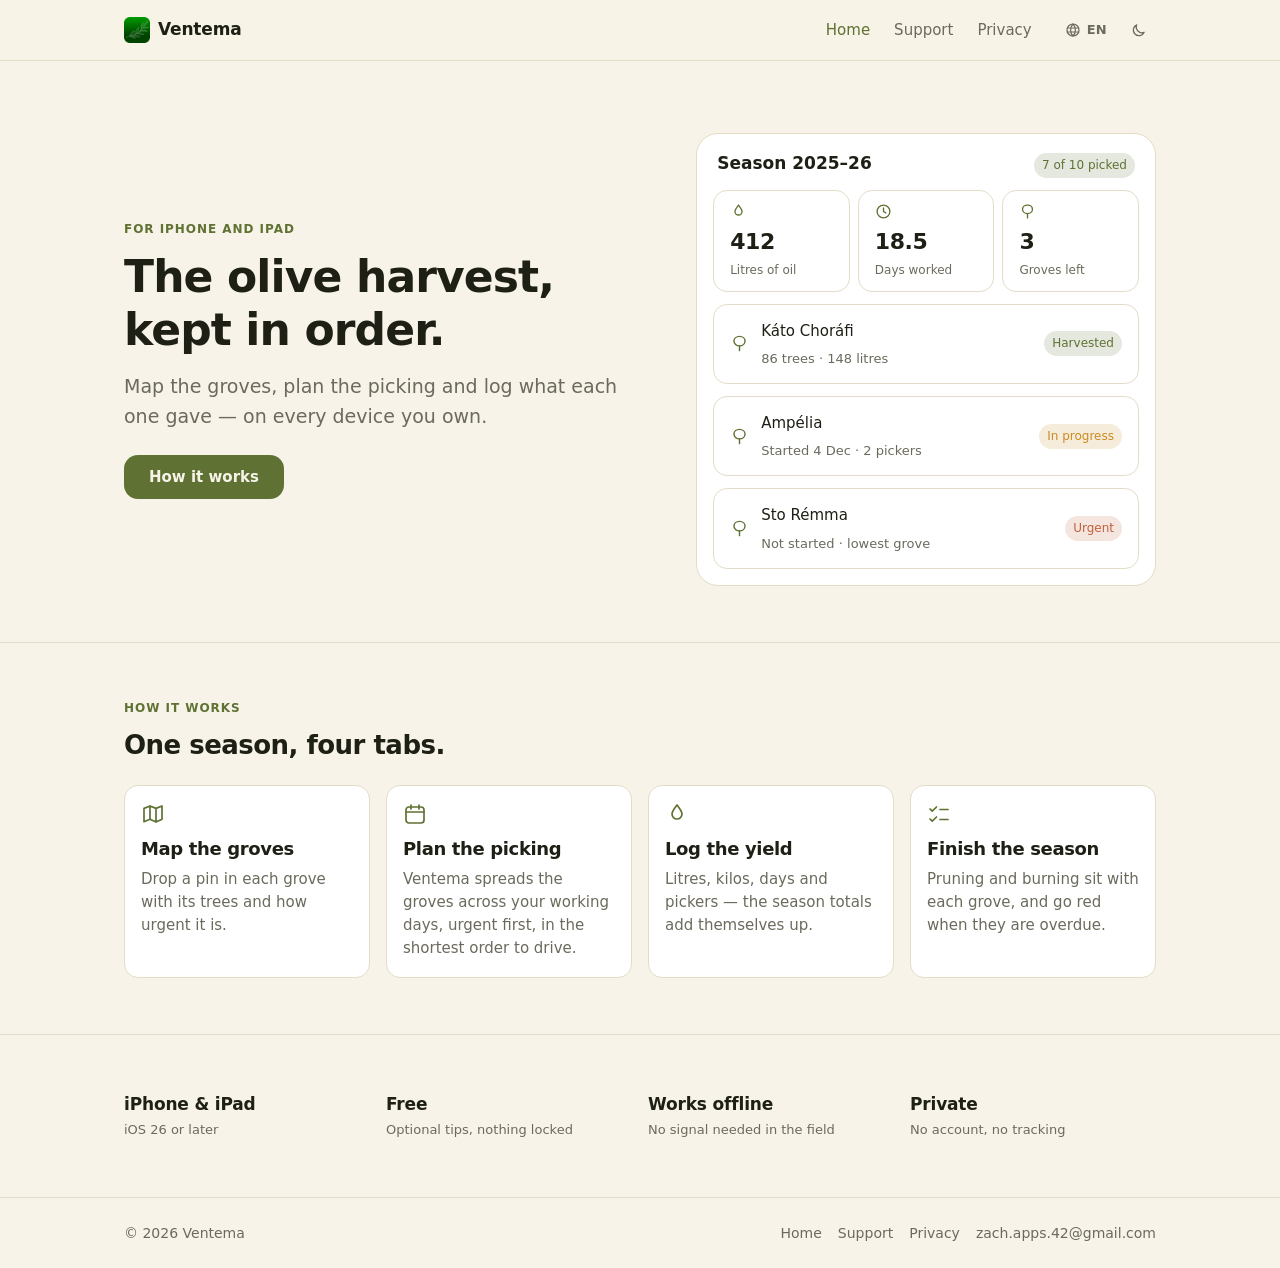
<file: index.html>
<!DOCTYPE html>
<html lang="en">
<head>
<meta charset="utf-8">
<meta name="viewport" content="width=device-width, initial-scale=1">
<title>Ventema — The olive harvest, kept in order</title>
<meta name="description" content="Ventema is an iPhone app for olive farmers: map the groves, plan the winter picking, log what each one yielded, and keep every device on your account in step. No account, no servers, no analytics.">
<meta name="theme-color" content="#F7F3E8" media="(prefers-color-scheme: light)">
<meta name="theme-color" content="#15170F" media="(prefers-color-scheme: dark)">
<link rel="icon" href="assets/mark.png" type="image/png" sizes="128x128">
<link rel="apple-touch-icon" href="assets/apple-touch-icon.png">
<link rel="stylesheet" href="assets/styles.css">
<script src="assets/site.js"></script>
<meta property="og:title" content="Ventema — The olive harvest, kept in order">
<meta property="og:description" content="Map the groves, plan the winter picking, log what each one yielded, and keep every device on your account in step.">
<meta property="og:type" content="website">
</head>
<body>

<header class="masthead">
  <div class="wrap masthead__inner">
    <a class="wordmark" href="index.html">
      <img src="assets/mark.png" width="26" height="26" alt="">
      Ventema
    </a>
    <nav class="nav" aria-label="Primary">
      <a href="index.html" aria-current="page">Home</a>
      <a href="support.html">Support</a>
      <a href="privacy.html">Privacy</a>
    </nav>
    <div class="masthead__tools">
      <details class="lang">
        <summary class="tool"><svg width="16" height="16" viewBox="0 0 24 24" fill="none" stroke="currentColor" stroke-width="1.8" stroke-linecap="round" stroke-linejoin="round" aria-hidden="true"><circle cx="12" cy="12" r="9"/><path d="M3.3 9h17.4M3.3 15h17.4"/><path d="M12 3c2.4 2.4 3.6 5.4 3.6 9S14.4 18.6 12 21c-2.4-2.4-3.6-5.4-3.6-9S9.6 5.4 12 3z"/></svg><span class="visually-hidden">Language: </span>EN</summary>
        <ul class="lang__menu">
          <li><a href="index.html" hreflang="en" lang="en" aria-current="true">English</a></li>
          <li><a href="el/index.html" hreflang="el" lang="el">Ελληνικά</a></li>
          <li><a href="cretan/index.html" hreflang="el" lang="el">Κρητικά</a></li>
        </ul>
      </details>
      <button class="tool theme-toggle" type="button" aria-pressed="false" aria-label="Dark mode" title="Dark mode">
        <svg class="icon-moon" width="17" height="17" viewBox="0 0 24 24" fill="none" stroke="currentColor" stroke-width="1.8" stroke-linecap="round" stroke-linejoin="round" aria-hidden="true"><path d="M20 14.5A8 8 0 0 1 9.5 4a8 8 0 1 0 10.5 10.5z"/></svg>
        <svg class="icon-sun" width="17" height="17" viewBox="0 0 24 24" fill="none" stroke="currentColor" stroke-width="1.8" stroke-linecap="round" stroke-linejoin="round" aria-hidden="true"><circle cx="12" cy="12" r="4"/><path d="M12 2.5v2M12 19.5v2M4.6 4.6 6 6M18 18l1.4 1.4M2.5 12h2M19.5 12h2M4.6 19.4 6 18M18 6l1.4-1.4"/></svg>
      </button>
    </div>
  </div>
</header>

<main>

  <!-- ============================================================== hero -->
  <section class="hero">
    <div class="wrap hero__grid">
      <div>
        <p class="eyebrow">For iPhone and iPad</p>
        <h1>The olive harvest,<br>kept in order.</h1>
        <p class="lede measure">
          Map the groves, plan the picking and log what each one gave — on every device you own.
        </p>
        <div class="hero__actions">
          <a class="button button--primary" href="#how">How it works</a>
        </div>
      </div>

      <!-- The app's own components, drawn in the browser. -->
      <div class="hero__visual" aria-hidden="true">
        <div class="panel">
          <div class="panel__header">
            <span class="panel__title">Season 2025–26</span>
            <span class="badge badge--olive">7 of 10 picked</span>
          </div>

          <div class="panel__stats">
            <div class="stat">
              <span class="stat__icon">
                <svg width="17" height="17" viewBox="0 0 24 24" fill="none" stroke="currentColor" stroke-width="1.9" stroke-linecap="round" stroke-linejoin="round"><path d="M12 3c3 4 5 6.4 5 9a5 5 0 0 1-10 0c0-2.6 2-5 5-9z"/></svg>
              </span>
              <span class="stat__value">412</span>
              <span class="stat__title">Litres of oil</span>
            </div>
            <div class="stat">
              <span class="stat__icon">
                <svg width="17" height="17" viewBox="0 0 24 24" fill="none" stroke="currentColor" stroke-width="1.9" stroke-linecap="round" stroke-linejoin="round"><circle cx="12" cy="12" r="9"/><path d="M12 7v5l3.2 2"/></svg>
              </span>
              <span class="stat__value">18.5</span>
              <span class="stat__title">Days worked</span>
            </div>
            <div class="stat">
              <span class="stat__icon">
                <svg width="17" height="17" viewBox="0 0 24 24" fill="none" stroke="currentColor" stroke-width="1.9" stroke-linecap="round" stroke-linejoin="round"><path d="M12 21v-6"/><path d="M12 15c-4 0-7-2.7-7-6.2C5 5.6 8 3 12 3s7 2.6 7 5.8c0 3.5-3 6.2-7 6.2z"/></svg>
              </span>
              <span class="stat__value">3</span>
              <span class="stat__title">Groves left</span>
            </div>
          </div>

          <div class="row">
            <span class="row__leading">
              <svg width="19" height="19" viewBox="0 0 24 24" fill="none" stroke="currentColor" stroke-width="1.8" stroke-linecap="round" stroke-linejoin="round"><path d="M12 21v-6"/><path d="M12 15c-4 0-7-2.7-7-6.2C5 5.6 8 3 12 3s7 2.6 7 5.8c0 3.5-3 6.2-7 6.2z"/></svg>
            </span>
            <span class="row__body">
              <span class="row__title">Káto Choráfi</span><br>
              <span class="row__detail">86 trees · 148 litres</span>
            </span>
            <span class="badge badge--olive">Harvested</span>
          </div>

          <div class="row">
            <span class="row__leading">
              <svg width="19" height="19" viewBox="0 0 24 24" fill="none" stroke="currentColor" stroke-width="1.8" stroke-linecap="round" stroke-linejoin="round"><path d="M12 21v-6"/><path d="M12 15c-4 0-7-2.7-7-6.2C5 5.6 8 3 12 3s7 2.6 7 5.8c0 3.5-3 6.2-7 6.2z"/></svg>
            </span>
            <span class="row__body">
              <span class="row__title">Ampélia</span><br>
              <span class="row__detail">Started 4 Dec · 2 pickers</span>
            </span>
            <span class="badge badge--progress">In progress</span>
          </div>

          <div class="row">
            <span class="row__leading">
              <svg width="19" height="19" viewBox="0 0 24 24" fill="none" stroke="currentColor" stroke-width="1.8" stroke-linecap="round" stroke-linejoin="round"><path d="M12 21v-6"/><path d="M12 15c-4 0-7-2.7-7-6.2C5 5.6 8 3 12 3s7 2.6 7 5.8c0 3.5-3 6.2-7 6.2z"/></svg>
            </span>
            <span class="row__body">
              <span class="row__title">Sto Rémma</span><br>
              <span class="row__detail">Not started · lowest grove</span>
            </span>
            <span class="badge badge--urgent">Urgent</span>
          </div>
        </div>
      </div>
    </div>
  </section>

  <section class="section section--hairline" id="how">
    <div class="wrap">
      <div class="section__head">
        <p class="eyebrow">How it works</p>
        <h2>One season, four tabs.</h2>
      </div>

      <div class="grid">

        <article class="card feature">
          <div class="feature__icon">
            <svg width="24" height="24" viewBox="0 0 24 24" fill="none" stroke="currentColor" stroke-width="1.7" stroke-linecap="round" stroke-linejoin="round"><path d="M9 4 3 6.4v13.3L9 17.3m0-13.3 6 2.4m-6-2.4v13.3m6-10.9 6-2.4v13.3L15 20m0-13.3V20m0 0-6-2.7"/></svg>
          </div>
          <h3>Map the groves</h3>
          <p>Drop a pin in each grove with its trees and how urgent it is.</p>
        </article>

        <article class="card feature">
          <div class="feature__icon">
            <svg width="24" height="24" viewBox="0 0 24 24" fill="none" stroke="currentColor" stroke-width="1.7" stroke-linecap="round" stroke-linejoin="round"><rect x="3" y="5" width="18" height="16" rx="3"/><path d="M3 10h18M8 3v4m8-4v4"/></svg>
          </div>
          <h3>Plan the picking</h3>
          <p>Ventema spreads the groves across your working days, urgent first, in the shortest order to drive.</p>
        </article>

        <article class="card feature">
          <div class="feature__icon">
            <svg width="24" height="24" viewBox="0 0 24 24" fill="none" stroke="currentColor" stroke-width="1.7" stroke-linecap="round" stroke-linejoin="round"><path d="M12 3c3 4 5 6.4 5 9a5 5 0 0 1-10 0c0-2.6 2-5 5-9z"/></svg>
          </div>
          <h3>Log the yield</h3>
          <p>Litres, kilos, days and pickers — the season totals add themselves up.</p>
        </article>

        <article class="card feature">
          <div class="feature__icon">
            <svg width="24" height="24" viewBox="0 0 24 24" fill="none" stroke="currentColor" stroke-width="1.7" stroke-linecap="round" stroke-linejoin="round"><path d="m3 7 2.2 2.2L9.5 5"/><path d="m3 17 2.2 2.2L9.5 15"/><path d="M13 7.5h8M13 17.5h8"/></svg>
          </div>
          <h3>Finish the season</h3>
          <p>Pruning and burning sit with each grove, and go red when they are overdue.</p>
        </article>

      </div>
    </div>
  </section>

  <section class="section section--hairline">
    <div class="wrap">
      <div class="specs">
        <div class="specs__item">
          <p class="specs__value">iPhone &amp; iPad</p>
          <p class="specs__label">iOS 26 or later</p>
        </div>
        <div class="specs__item">
          <p class="specs__value">Free</p>
          <p class="specs__label">Optional tips, nothing locked</p>
        </div>
        <div class="specs__item">
          <p class="specs__value">Works offline</p>
          <p class="specs__label">No signal needed in the field</p>
        </div>
        <div class="specs__item">
          <p class="specs__value">Private</p>
          <p class="specs__label">No account, no tracking</p>
        </div>
      </div>
    </div>
  </section>

</main>

<footer class="footer">
  <div class="wrap footer__inner">
    <span>© 2026 Ventema</span>
    <nav aria-label="Footer">
      <a href="index.html">Home</a>
      <a href="support.html">Support</a>
      <a href="privacy.html">Privacy</a>
      <a href="mailto:zach.apps.42@gmail.com">zach.apps.42@gmail.com</a>
    </nav>
  </div>
</footer>

</body>
</html>
</file>
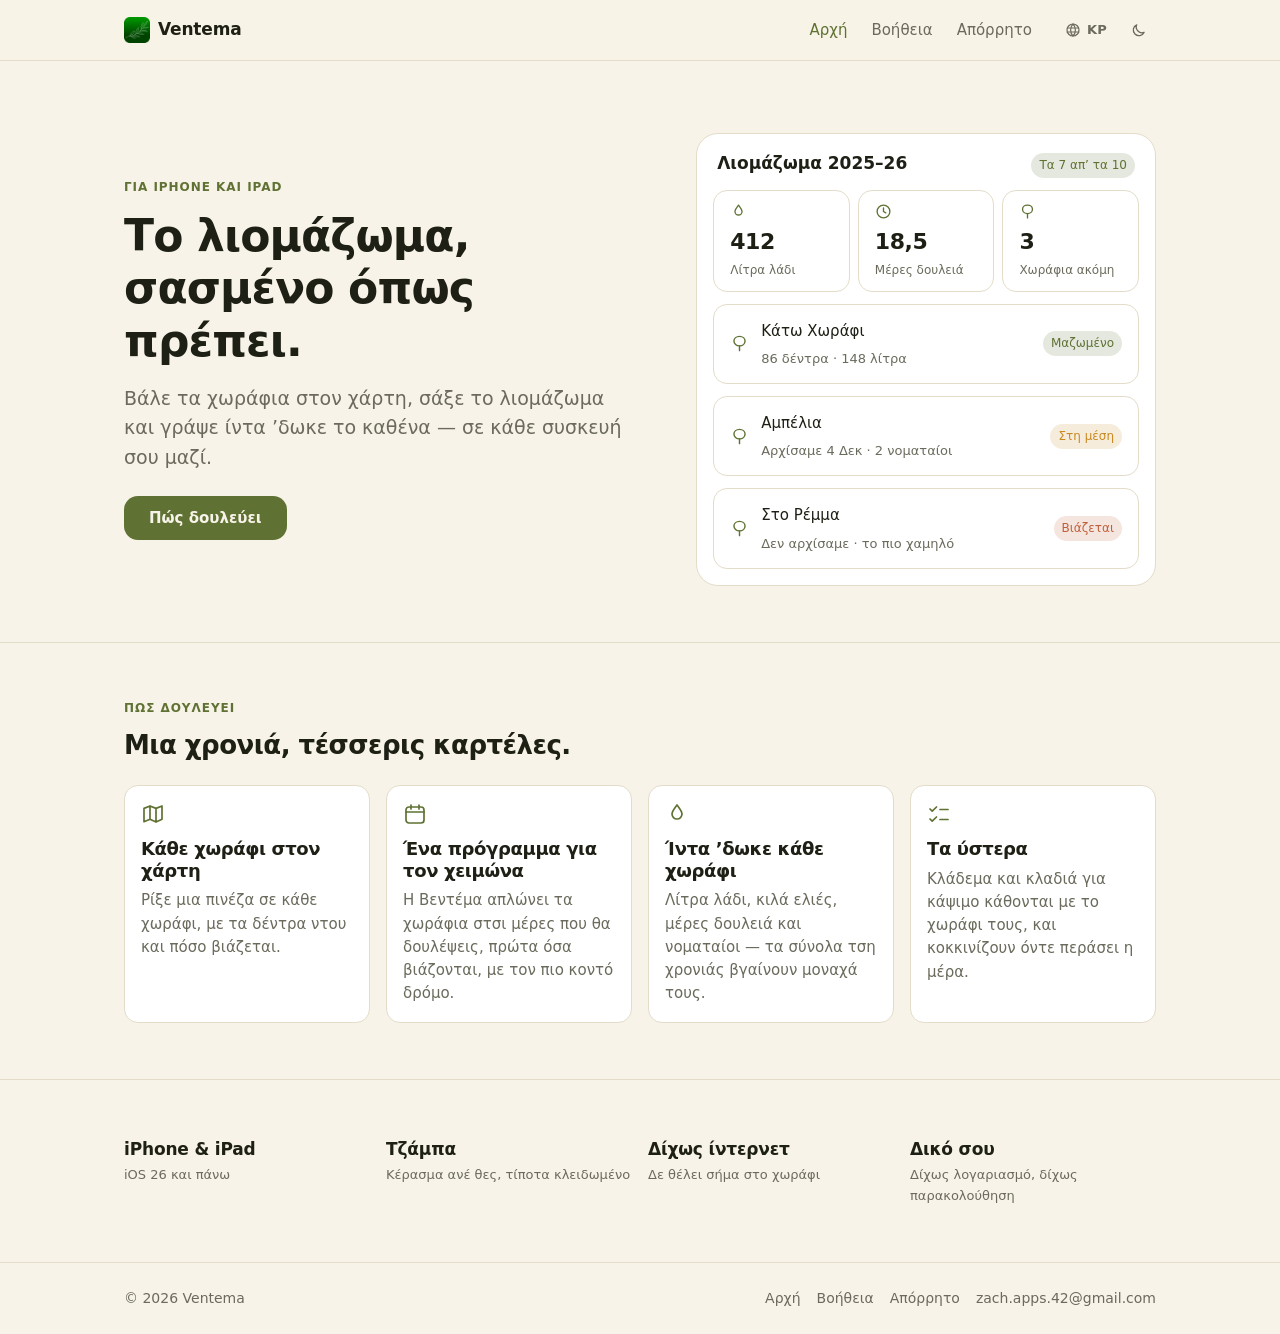
<file: cretan/index.html>
<!DOCTYPE html>
<html lang="el">
<head>
<meta charset="utf-8">
<meta name="viewport" content="width=device-width, initial-scale=1">
<title>Ventema — Το λιομάζωμα, σασμένο όπως πρέπει</title>
<meta name="description" content="Η Βεντέμα είναι εφαρμογή για το iPhone, για όποιον έχει λιόδεντρα: βάλε τα χωράφια στον χάρτη, σάξε το λιομάζωμα του χειμώνα, γράψε ίντα 'δωκε το καθένα, κι ούλες οι συσκευές σου βλέπουν τα ίδια. Δίχως λογαριασμό, δίχως σέρβερ, δίχως παρακολούθηση.">
<meta name="theme-color" content="#F7F3E8" media="(prefers-color-scheme: light)">
<meta name="theme-color" content="#15170F" media="(prefers-color-scheme: dark)">
<link rel="icon" href="../assets/mark.png" type="image/png" sizes="128x128">
<link rel="apple-touch-icon" href="../assets/apple-touch-icon.png">
<link rel="stylesheet" href="../assets/styles.css">
<script src="../assets/site.js"></script>
<meta property="og:title" content="Ventema — Το λιομάζωμα, σασμένο όπως πρέπει">
<meta property="og:description" content="Βάλε τα χωράφια στον χάρτη, σάξε το λιομάζωμα του χειμώνα, γράψε ίντα 'δωκε το καθένα, κι ούλες οι συσκευές σου βλέπουν τα ίδια.">
<meta property="og:type" content="website">
<meta property="og:locale" content="el_GR">
</head>
<body>

<header class="masthead">
  <div class="wrap masthead__inner">
    <a class="wordmark" href="index.html">
      <img src="../assets/mark.png" width="26" height="26" alt="">
      Ventema
    </a>
    <nav class="nav" aria-label="Κύρια πλοήγηση">
      <a href="index.html" aria-current="page">Αρχή</a>
      <a href="support.html">Βοήθεια</a>
      <a href="privacy.html">Απόρρητο</a>
    </nav>
    <div class="masthead__tools">
      <details class="lang">
        <summary class="tool"><svg width="16" height="16" viewBox="0 0 24 24" fill="none" stroke="currentColor" stroke-width="1.8" stroke-linecap="round" stroke-linejoin="round" aria-hidden="true"><circle cx="12" cy="12" r="9"/><path d="M3.3 9h17.4M3.3 15h17.4"/><path d="M12 3c2.4 2.4 3.6 5.4 3.6 9S14.4 18.6 12 21c-2.4-2.4-3.6-5.4-3.6-9S9.6 5.4 12 3z"/></svg><span class="visually-hidden">Γλώσσα: </span>ΚΡ</summary>
        <ul class="lang__menu">
          <li><a href="../index.html" hreflang="en" lang="en">English</a></li>
          <li><a href="../el/index.html" hreflang="el" lang="el">Ελληνικά</a></li>
          <li><a href="index.html" hreflang="el" lang="el" aria-current="true">Κρητικά</a></li>
        </ul>
      </details>
      <button class="tool theme-toggle" type="button" aria-pressed="false" aria-label="Σκοτεινό θέμα" title="Σκοτεινό θέμα">
        <svg class="icon-moon" width="17" height="17" viewBox="0 0 24 24" fill="none" stroke="currentColor" stroke-width="1.8" stroke-linecap="round" stroke-linejoin="round" aria-hidden="true"><path d="M20 14.5A8 8 0 0 1 9.5 4a8 8 0 1 0 10.5 10.5z"/></svg>
        <svg class="icon-sun" width="17" height="17" viewBox="0 0 24 24" fill="none" stroke="currentColor" stroke-width="1.8" stroke-linecap="round" stroke-linejoin="round" aria-hidden="true"><circle cx="12" cy="12" r="4"/><path d="M12 2.5v2M12 19.5v2M4.6 4.6 6 6M18 18l1.4 1.4M2.5 12h2M19.5 12h2M4.6 19.4 6 18M18 6l1.4-1.4"/></svg>
      </button>
    </div>
  </div>
</header>

<main>

  <section class="hero">
    <div class="wrap hero__grid">
      <div>
        <p class="eyebrow">Για iPhone και iPad</p>
        <h1>Το λιομάζωμα,<br>σασμένο όπως πρέπει.</h1>
        <p class="lede measure">
          Βάλε τα χωράφια στον χάρτη, σάξε το λιομάζωμα και γράψε ίντα ’δωκε το καθένα — σε κάθε συσκευή σου μαζί.
        </p>
        <div class="hero__actions">
          <a class="button button--primary" href="#how">Πώς δουλεύει</a>
        </div>
      </div>

      <div class="hero__visual" aria-hidden="true">
        <div class="panel">
          <div class="panel__header">
            <span class="panel__title">Λιομάζωμα 2025–26</span>
            <span class="badge badge--olive">Τα 7 απ’ τα 10</span>
          </div>

          <div class="panel__stats">
            <div class="stat">
              <span class="stat__icon">
                <svg width="17" height="17" viewBox="0 0 24 24" fill="none" stroke="currentColor" stroke-width="1.9" stroke-linecap="round" stroke-linejoin="round"><path d="M12 3c3 4 5 6.4 5 9a5 5 0 0 1-10 0c0-2.6 2-5 5-9z"/></svg>
              </span>
              <span class="stat__value">412</span>
              <span class="stat__title">Λίτρα λάδι</span>
            </div>
            <div class="stat">
              <span class="stat__icon">
                <svg width="17" height="17" viewBox="0 0 24 24" fill="none" stroke="currentColor" stroke-width="1.9" stroke-linecap="round" stroke-linejoin="round"><circle cx="12" cy="12" r="9"/><path d="M12 7v5l3.2 2"/></svg>
              </span>
              <span class="stat__value">18,5</span>
              <span class="stat__title">Μέρες δουλειά</span>
            </div>
            <div class="stat">
              <span class="stat__icon">
                <svg width="17" height="17" viewBox="0 0 24 24" fill="none" stroke="currentColor" stroke-width="1.9" stroke-linecap="round" stroke-linejoin="round"><path d="M12 21v-6"/><path d="M12 15c-4 0-7-2.7-7-6.2C5 5.6 8 3 12 3s7 2.6 7 5.8c0 3.5-3 6.2-7 6.2z"/></svg>
              </span>
              <span class="stat__value">3</span>
              <span class="stat__title">Χωράφια ακόμη</span>
            </div>
          </div>

          <div class="row">
            <span class="row__leading">
              <svg width="19" height="19" viewBox="0 0 24 24" fill="none" stroke="currentColor" stroke-width="1.8" stroke-linecap="round" stroke-linejoin="round"><path d="M12 21v-6"/><path d="M12 15c-4 0-7-2.7-7-6.2C5 5.6 8 3 12 3s7 2.6 7 5.8c0 3.5-3 6.2-7 6.2z"/></svg>
            </span>
            <span class="row__body">
              <span class="row__title">Κάτω Χωράφι</span><br>
              <span class="row__detail">86 δέντρα · 148 λίτρα</span>
            </span>
            <span class="badge badge--olive">Μαζωμένο</span>
          </div>

          <div class="row">
            <span class="row__leading">
              <svg width="19" height="19" viewBox="0 0 24 24" fill="none" stroke="currentColor" stroke-width="1.8" stroke-linecap="round" stroke-linejoin="round"><path d="M12 21v-6"/><path d="M12 15c-4 0-7-2.7-7-6.2C5 5.6 8 3 12 3s7 2.6 7 5.8c0 3.5-3 6.2-7 6.2z"/></svg>
            </span>
            <span class="row__body">
              <span class="row__title">Αμπέλια</span><br>
              <span class="row__detail">Αρχίσαμε 4 Δεκ · 2 νοματαίοι</span>
            </span>
            <span class="badge badge--progress">Στη μέση</span>
          </div>

          <div class="row">
            <span class="row__leading">
              <svg width="19" height="19" viewBox="0 0 24 24" fill="none" stroke="currentColor" stroke-width="1.8" stroke-linecap="round" stroke-linejoin="round"><path d="M12 21v-6"/><path d="M12 15c-4 0-7-2.7-7-6.2C5 5.6 8 3 12 3s7 2.6 7 5.8c0 3.5-3 6.2-7 6.2z"/></svg>
            </span>
            <span class="row__body">
              <span class="row__title">Στο Ρέμμα</span><br>
              <span class="row__detail">Δεν αρχίσαμε · το πιο χαμηλό</span>
            </span>
            <span class="badge badge--urgent">Βιάζεται</span>
          </div>
        </div>
      </div>
    </div>
  </section>

  <section class="section section--hairline" id="how">
    <div class="wrap">
      <div class="section__head">
        <p class="eyebrow">Πώς δουλεύει</p>
        <h2>Μια χρονιά, τέσσερις καρτέλες.</h2>
      </div>

      <div class="grid">

        <article class="card feature">
          <div class="feature__icon">
            <svg width="24" height="24" viewBox="0 0 24 24" fill="none" stroke="currentColor" stroke-width="1.7" stroke-linecap="round" stroke-linejoin="round"><path d="M9 4 3 6.4v13.3L9 17.3m0-13.3 6 2.4m-6-2.4v13.3m6-10.9 6-2.4v13.3L15 20m0-13.3V20m0 0-6-2.7"/></svg>
          </div>
          <h3>Κάθε χωράφι στον χάρτη</h3>
          <p>Ρίξε μια πινέζα σε κάθε χωράφι, με τα δέντρα ντου και πόσο βιάζεται.</p>
        </article>

        <article class="card feature">
          <div class="feature__icon">
            <svg width="24" height="24" viewBox="0 0 24 24" fill="none" stroke="currentColor" stroke-width="1.7" stroke-linecap="round" stroke-linejoin="round"><rect x="3" y="5" width="18" height="16" rx="3"/><path d="M3 10h18M8 3v4m8-4v4"/></svg>
          </div>
          <h3>Ένα πρόγραμμα για τον χειμώνα</h3>
          <p>Η Βεντέμα απλώνει τα χωράφια στσι μέρες που θα δουλέψεις, πρώτα όσα βιάζονται, με τον πιο κοντό δρόμο.</p>
        </article>

        <article class="card feature">
          <div class="feature__icon">
            <svg width="24" height="24" viewBox="0 0 24 24" fill="none" stroke="currentColor" stroke-width="1.7" stroke-linecap="round" stroke-linejoin="round"><path d="M12 3c3 4 5 6.4 5 9a5 5 0 0 1-10 0c0-2.6 2-5 5-9z"/></svg>
          </div>
          <h3>Ίντα ’δωκε κάθε χωράφι</h3>
          <p>Λίτρα λάδι, κιλά ελιές, μέρες δουλειά και νοματαίοι — τα σύνολα τση χρονιάς βγαίνουν μοναχά τους.</p>
        </article>

        <article class="card feature">
          <div class="feature__icon">
            <svg width="24" height="24" viewBox="0 0 24 24" fill="none" stroke="currentColor" stroke-width="1.7" stroke-linecap="round" stroke-linejoin="round"><path d="m3 7 2.2 2.2L9.5 5"/><path d="m3 17 2.2 2.2L9.5 15"/><path d="M13 7.5h8M13 17.5h8"/></svg>
          </div>
          <h3>Τα ύστερα</h3>
          <p>Κλάδεμα και κλαδιά για κάψιμο κάθονται με το χωράφι τους, και κοκκινίζουν όντε περάσει η μέρα.</p>
        </article>

      </div>
    </div>
  </section>

  <section class="section section--hairline">
    <div class="wrap">
      <div class="specs">
        <div class="specs__item">
          <p class="specs__value">iPhone &amp; iPad</p>
          <p class="specs__label">iOS 26 και πάνω</p>
        </div>
        <div class="specs__item">
          <p class="specs__value">Τζάμπα</p>
          <p class="specs__label">Κέρασμα ανέ θες, τίποτα κλειδωμένο</p>
        </div>
        <div class="specs__item">
          <p class="specs__value">Δίχως ίντερνετ</p>
          <p class="specs__label">Δε θέλει σήμα στο χωράφι</p>
        </div>
        <div class="specs__item">
          <p class="specs__value">Δικό σου</p>
          <p class="specs__label">Δίχως λογαριασμό, δίχως παρακολούθηση</p>
        </div>
      </div>
    </div>
  </section>

</main>

<footer class="footer">
  <div class="wrap footer__inner">
    <span>© 2026 Ventema</span>
    <nav aria-label="Υποσέλιδο">
      <a href="index.html">Αρχή</a>
      <a href="support.html">Βοήθεια</a>
      <a href="privacy.html">Απόρρητο</a>
      <a href="mailto:zach.apps.42@gmail.com">zach.apps.42@gmail.com</a>
    </nav>
  </div>
</footer>

</body>
</html>
</file>
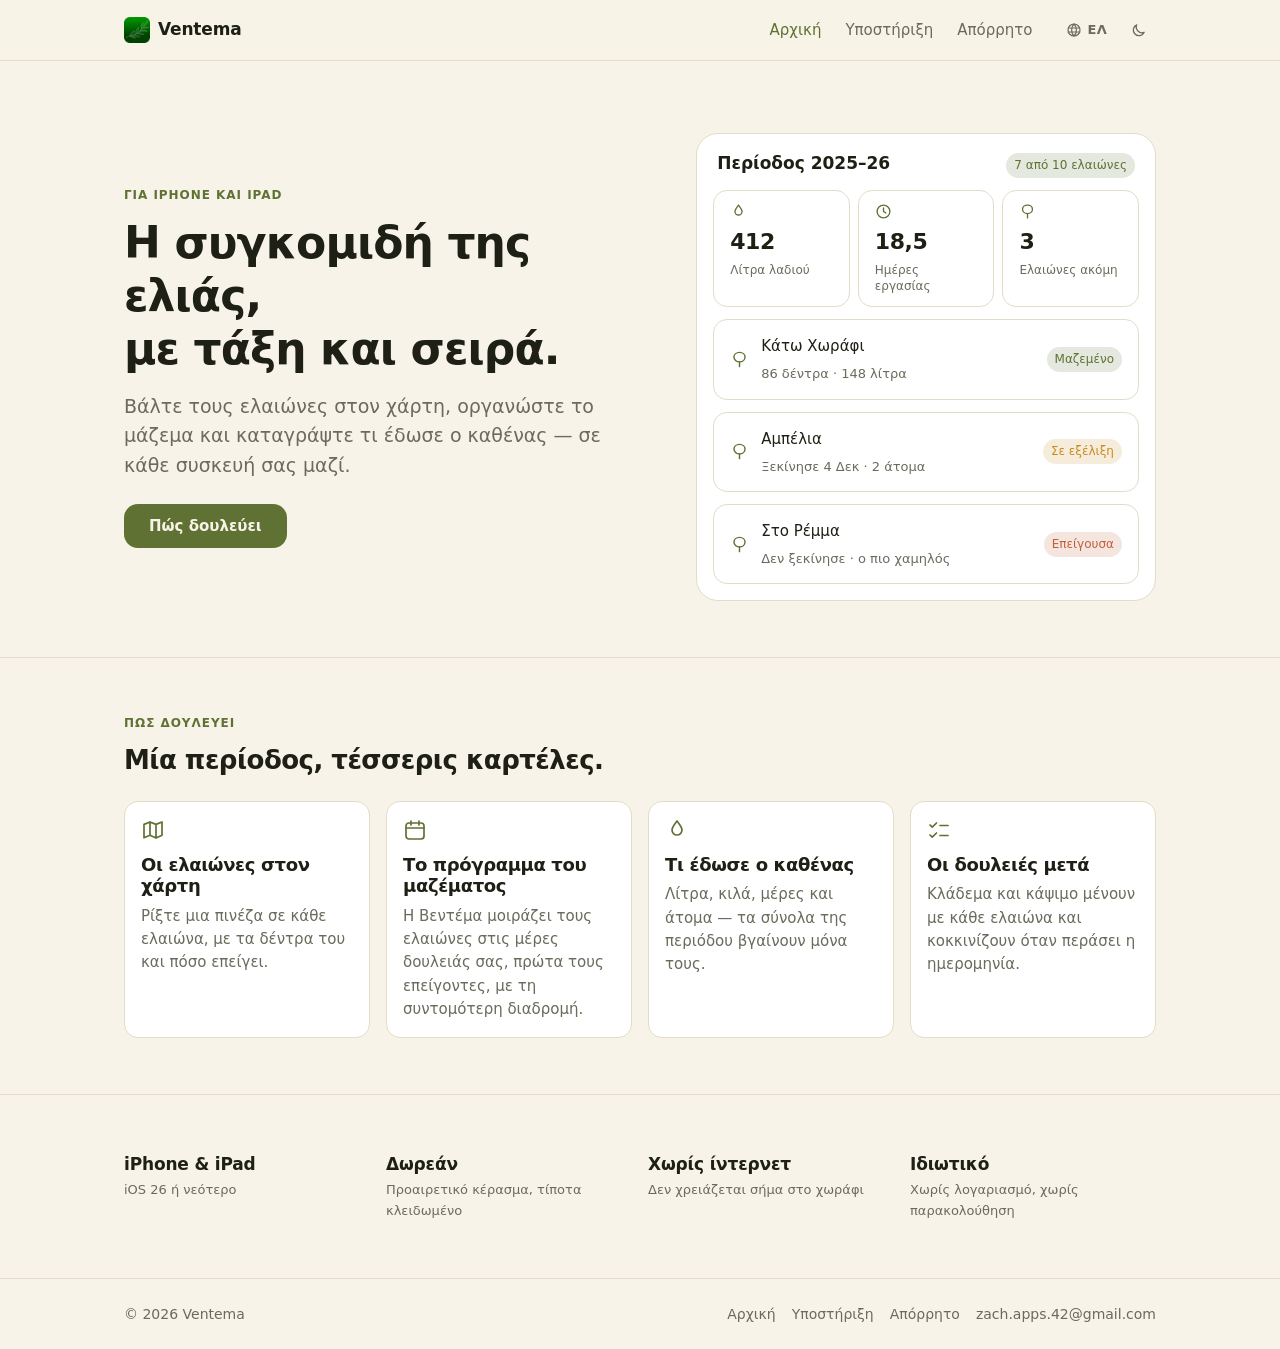
<file: el/index.html>
<!DOCTYPE html>
<html lang="el">
<head>
<meta charset="utf-8">
<meta name="viewport" content="width=device-width, initial-scale=1">
<title>Ventema — Η συγκομιδή της ελιάς, με τάξη και σειρά</title>
<meta name="description" content="Η Βεντέμα είναι μια εφαρμογή iPhone για ελαιοπαραγωγούς: βάλτε τους ελαιώνες στον χάρτη, οργανώστε το χειμωνιάτικο μάζεμα, καταγράψτε τι έδωσε ο καθένας και κρατήστε όλες τις συσκευές σας συγχρονισμένες. Χωρίς λογαριασμό, χωρίς διακομιστές, χωρίς παρακολούθηση.">
<meta name="theme-color" content="#F7F3E8" media="(prefers-color-scheme: light)">
<meta name="theme-color" content="#15170F" media="(prefers-color-scheme: dark)">
<link rel="icon" href="../assets/mark.png" type="image/png" sizes="128x128">
<link rel="apple-touch-icon" href="../assets/apple-touch-icon.png">
<link rel="stylesheet" href="../assets/styles.css">
<script src="../assets/site.js"></script>
<meta property="og:title" content="Ventema — Η συγκομιδή της ελιάς, με τάξη και σειρά">
<meta property="og:description" content="Βάλτε τους ελαιώνες στον χάρτη, οργανώστε το χειμωνιάτικο μάζεμα, καταγράψτε τι έδωσε ο καθένας και κρατήστε όλες τις συσκευές σας συγχρονισμένες.">
<meta property="og:type" content="website">
<meta property="og:locale" content="el_GR">
</head>
<body>

<header class="masthead">
  <div class="wrap masthead__inner">
    <a class="wordmark" href="index.html">
      <img src="../assets/mark.png" width="26" height="26" alt="">
      Ventema
    </a>
    <nav class="nav" aria-label="Κύρια πλοήγηση">
      <a href="index.html" aria-current="page">Αρχική</a>
      <a href="support.html">Υποστήριξη</a>
      <a href="privacy.html">Απόρρητο</a>
    </nav>
    <div class="masthead__tools">
      <details class="lang">
        <summary class="tool"><svg width="16" height="16" viewBox="0 0 24 24" fill="none" stroke="currentColor" stroke-width="1.8" stroke-linecap="round" stroke-linejoin="round" aria-hidden="true"><circle cx="12" cy="12" r="9"/><path d="M3.3 9h17.4M3.3 15h17.4"/><path d="M12 3c2.4 2.4 3.6 5.4 3.6 9S14.4 18.6 12 21c-2.4-2.4-3.6-5.4-3.6-9S9.6 5.4 12 3z"/></svg><span class="visually-hidden">Γλώσσα: </span>ΕΛ</summary>
        <ul class="lang__menu">
          <li><a href="../index.html" hreflang="en" lang="en">English</a></li>
          <li><a href="index.html" hreflang="el" lang="el" aria-current="true">Ελληνικά</a></li>
          <li><a href="../cretan/index.html" hreflang="el" lang="el">Κρητικά</a></li>
        </ul>
      </details>
      <button class="tool theme-toggle" type="button" aria-pressed="false" aria-label="Σκοτεινό θέμα" title="Σκοτεινό θέμα">
        <svg class="icon-moon" width="17" height="17" viewBox="0 0 24 24" fill="none" stroke="currentColor" stroke-width="1.8" stroke-linecap="round" stroke-linejoin="round" aria-hidden="true"><path d="M20 14.5A8 8 0 0 1 9.5 4a8 8 0 1 0 10.5 10.5z"/></svg>
        <svg class="icon-sun" width="17" height="17" viewBox="0 0 24 24" fill="none" stroke="currentColor" stroke-width="1.8" stroke-linecap="round" stroke-linejoin="round" aria-hidden="true"><circle cx="12" cy="12" r="4"/><path d="M12 2.5v2M12 19.5v2M4.6 4.6 6 6M18 18l1.4 1.4M2.5 12h2M19.5 12h2M4.6 19.4 6 18M18 6l1.4-1.4"/></svg>
      </button>
    </div>
  </div>
</header>

<main>

  <section class="hero">
    <div class="wrap hero__grid">
      <div>
        <p class="eyebrow">Για iPhone και iPad</p>
        <h1>Η συγκομιδή της ελιάς,<br>με τάξη και σειρά.</h1>
        <p class="lede measure">
          Βάλτε τους ελαιώνες στον χάρτη, οργανώστε το μάζεμα και καταγράψτε τι έδωσε ο καθένας — σε κάθε συσκευή σας μαζί.
        </p>
        <div class="hero__actions">
          <a class="button button--primary" href="#how">Πώς δουλεύει</a>
        </div>
      </div>

      <div class="hero__visual" aria-hidden="true">
        <div class="panel">
          <div class="panel__header">
            <span class="panel__title">Περίοδος 2025–26</span>
            <span class="badge badge--olive">7 από 10 ελαιώνες</span>
          </div>

          <div class="panel__stats">
            <div class="stat">
              <span class="stat__icon">
                <svg width="17" height="17" viewBox="0 0 24 24" fill="none" stroke="currentColor" stroke-width="1.9" stroke-linecap="round" stroke-linejoin="round"><path d="M12 3c3 4 5 6.4 5 9a5 5 0 0 1-10 0c0-2.6 2-5 5-9z"/></svg>
              </span>
              <span class="stat__value">412</span>
              <span class="stat__title">Λίτρα λαδιού</span>
            </div>
            <div class="stat">
              <span class="stat__icon">
                <svg width="17" height="17" viewBox="0 0 24 24" fill="none" stroke="currentColor" stroke-width="1.9" stroke-linecap="round" stroke-linejoin="round"><circle cx="12" cy="12" r="9"/><path d="M12 7v5l3.2 2"/></svg>
              </span>
              <span class="stat__value">18,5</span>
              <span class="stat__title">Ημέρες εργασίας</span>
            </div>
            <div class="stat">
              <span class="stat__icon">
                <svg width="17" height="17" viewBox="0 0 24 24" fill="none" stroke="currentColor" stroke-width="1.9" stroke-linecap="round" stroke-linejoin="round"><path d="M12 21v-6"/><path d="M12 15c-4 0-7-2.7-7-6.2C5 5.6 8 3 12 3s7 2.6 7 5.8c0 3.5-3 6.2-7 6.2z"/></svg>
              </span>
              <span class="stat__value">3</span>
              <span class="stat__title">Ελαιώνες ακόμη</span>
            </div>
          </div>

          <div class="row">
            <span class="row__leading">
              <svg width="19" height="19" viewBox="0 0 24 24" fill="none" stroke="currentColor" stroke-width="1.8" stroke-linecap="round" stroke-linejoin="round"><path d="M12 21v-6"/><path d="M12 15c-4 0-7-2.7-7-6.2C5 5.6 8 3 12 3s7 2.6 7 5.8c0 3.5-3 6.2-7 6.2z"/></svg>
            </span>
            <span class="row__body">
              <span class="row__title">Κάτω Χωράφι</span><br>
              <span class="row__detail">86 δέντρα · 148 λίτρα</span>
            </span>
            <span class="badge badge--olive">Μαζεμένο</span>
          </div>

          <div class="row">
            <span class="row__leading">
              <svg width="19" height="19" viewBox="0 0 24 24" fill="none" stroke="currentColor" stroke-width="1.8" stroke-linecap="round" stroke-linejoin="round"><path d="M12 21v-6"/><path d="M12 15c-4 0-7-2.7-7-6.2C5 5.6 8 3 12 3s7 2.6 7 5.8c0 3.5-3 6.2-7 6.2z"/></svg>
            </span>
            <span class="row__body">
              <span class="row__title">Αμπέλια</span><br>
              <span class="row__detail">Ξεκίνησε 4 Δεκ · 2 άτομα</span>
            </span>
            <span class="badge badge--progress">Σε εξέλιξη</span>
          </div>

          <div class="row">
            <span class="row__leading">
              <svg width="19" height="19" viewBox="0 0 24 24" fill="none" stroke="currentColor" stroke-width="1.8" stroke-linecap="round" stroke-linejoin="round"><path d="M12 21v-6"/><path d="M12 15c-4 0-7-2.7-7-6.2C5 5.6 8 3 12 3s7 2.6 7 5.8c0 3.5-3 6.2-7 6.2z"/></svg>
            </span>
            <span class="row__body">
              <span class="row__title">Στο Ρέμμα</span><br>
              <span class="row__detail">Δεν ξεκίνησε · ο πιο χαμηλός</span>
            </span>
            <span class="badge badge--urgent">Επείγουσα</span>
          </div>
        </div>
      </div>
    </div>
  </section>

  <section class="section section--hairline" id="how">
    <div class="wrap">
      <div class="section__head">
        <p class="eyebrow">Πώς δουλεύει</p>
        <h2>Μία περίοδος, τέσσερις καρτέλες.</h2>
      </div>

      <div class="grid">

        <article class="card feature">
          <div class="feature__icon">
            <svg width="24" height="24" viewBox="0 0 24 24" fill="none" stroke="currentColor" stroke-width="1.7" stroke-linecap="round" stroke-linejoin="round"><path d="M9 4 3 6.4v13.3L9 17.3m0-13.3 6 2.4m-6-2.4v13.3m6-10.9 6-2.4v13.3L15 20m0-13.3V20m0 0-6-2.7"/></svg>
          </div>
          <h3>Οι ελαιώνες στον χάρτη</h3>
          <p>Ρίξτε μια πινέζα σε κάθε ελαιώνα, με τα δέντρα του και πόσο επείγει.</p>
        </article>

        <article class="card feature">
          <div class="feature__icon">
            <svg width="24" height="24" viewBox="0 0 24 24" fill="none" stroke="currentColor" stroke-width="1.7" stroke-linecap="round" stroke-linejoin="round"><rect x="3" y="5" width="18" height="16" rx="3"/><path d="M3 10h18M8 3v4m8-4v4"/></svg>
          </div>
          <h3>Το πρόγραμμα του μαζέματος</h3>
          <p>Η Βεντέμα μοιράζει τους ελαιώνες στις μέρες δουλειάς σας, πρώτα τους επείγοντες, με τη συντομότερη διαδρομή.</p>
        </article>

        <article class="card feature">
          <div class="feature__icon">
            <svg width="24" height="24" viewBox="0 0 24 24" fill="none" stroke="currentColor" stroke-width="1.7" stroke-linecap="round" stroke-linejoin="round"><path d="M12 3c3 4 5 6.4 5 9a5 5 0 0 1-10 0c0-2.6 2-5 5-9z"/></svg>
          </div>
          <h3>Τι έδωσε ο καθένας</h3>
          <p>Λίτρα, κιλά, μέρες και άτομα — τα σύνολα της περιόδου βγαίνουν μόνα τους.</p>
        </article>

        <article class="card feature">
          <div class="feature__icon">
            <svg width="24" height="24" viewBox="0 0 24 24" fill="none" stroke="currentColor" stroke-width="1.7" stroke-linecap="round" stroke-linejoin="round"><path d="m3 7 2.2 2.2L9.5 5"/><path d="m3 17 2.2 2.2L9.5 15"/><path d="M13 7.5h8M13 17.5h8"/></svg>
          </div>
          <h3>Οι δουλειές μετά</h3>
          <p>Κλάδεμα και κάψιμο μένουν με κάθε ελαιώνα και κοκκινίζουν όταν περάσει η ημερομηνία.</p>
        </article>

      </div>
    </div>
  </section>

  <section class="section section--hairline">
    <div class="wrap">
      <div class="specs">
        <div class="specs__item">
          <p class="specs__value">iPhone &amp; iPad</p>
          <p class="specs__label">iOS 26 ή νεότερο</p>
        </div>
        <div class="specs__item">
          <p class="specs__value">Δωρεάν</p>
          <p class="specs__label">Προαιρετικό κέρασμα, τίποτα κλειδωμένο</p>
        </div>
        <div class="specs__item">
          <p class="specs__value">Χωρίς ίντερνετ</p>
          <p class="specs__label">Δεν χρειάζεται σήμα στο χωράφι</p>
        </div>
        <div class="specs__item">
          <p class="specs__value">Ιδιωτικό</p>
          <p class="specs__label">Χωρίς λογαριασμό, χωρίς παρακολούθηση</p>
        </div>
      </div>
    </div>
  </section>

</main>

<footer class="footer">
  <div class="wrap footer__inner">
    <span>© 2026 Ventema</span>
    <nav aria-label="Υποσέλιδο">
      <a href="index.html">Αρχική</a>
      <a href="support.html">Υποστήριξη</a>
      <a href="privacy.html">Απόρρητο</a>
      <a href="mailto:zach.apps.42@gmail.com">zach.apps.42@gmail.com</a>
    </nav>
  </div>
</footer>

</body>
</html>
</file>
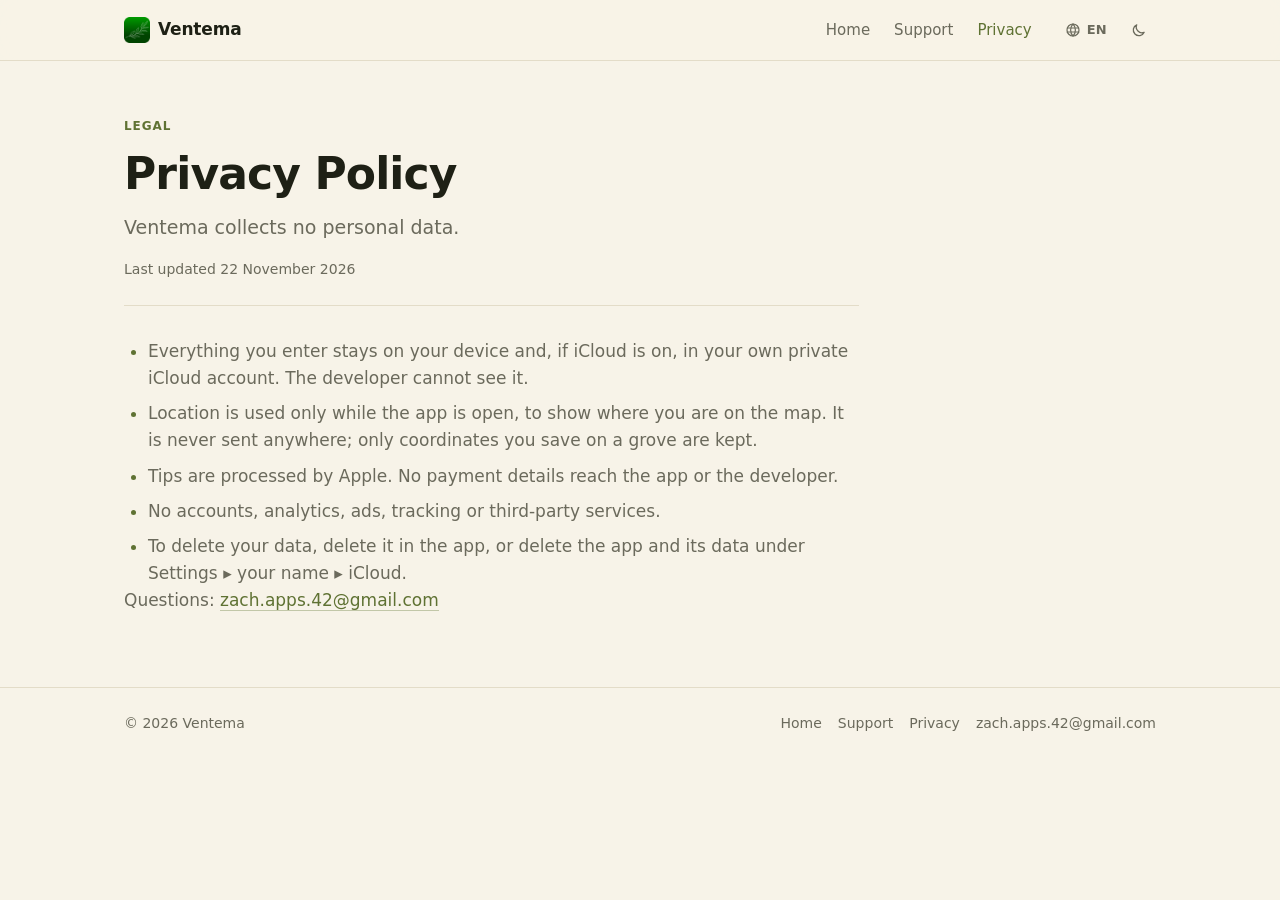
<file: privacy.html>
<!DOCTYPE html>
<html lang="en">
<head>
<meta charset="utf-8">
<meta name="viewport" content="width=device-width, initial-scale=1">
<title>Privacy Policy — Ventema</title>
<meta name="description" content="Ventema's privacy policy: it collects no personal data.">
<meta name="theme-color" content="#F7F3E8" media="(prefers-color-scheme: light)">
<meta name="theme-color" content="#15170F" media="(prefers-color-scheme: dark)">
<link rel="icon" href="assets/mark.png" type="image/png" sizes="128x128">
<link rel="apple-touch-icon" href="assets/apple-touch-icon.png">
<link rel="stylesheet" href="assets/styles.css">
<script src="assets/site.js"></script>
</head>
<body>

<header class="masthead">
  <div class="wrap masthead__inner">
    <a class="wordmark" href="index.html">
      <img src="assets/mark.png" width="26" height="26" alt="">
      Ventema
    </a>
    <nav class="nav" aria-label="Primary">
      <a href="index.html">Home</a>
      <a href="support.html">Support</a>
      <a href="privacy.html" aria-current="page">Privacy</a>
    </nav>
    <div class="masthead__tools">
      <details class="lang">
        <summary class="tool"><svg width="16" height="16" viewBox="0 0 24 24" fill="none" stroke="currentColor" stroke-width="1.8" stroke-linecap="round" stroke-linejoin="round" aria-hidden="true"><circle cx="12" cy="12" r="9"/><path d="M3.3 9h17.4M3.3 15h17.4"/><path d="M12 3c2.4 2.4 3.6 5.4 3.6 9S14.4 18.6 12 21c-2.4-2.4-3.6-5.4-3.6-9S9.6 5.4 12 3z"/></svg><span class="visually-hidden">Language: </span>EN</summary>
        <ul class="lang__menu">
          <li><a href="privacy.html" hreflang="en" lang="en" aria-current="true">English</a></li>
          <li><a href="el/privacy.html" hreflang="el" lang="el">Ελληνικά</a></li>
          <li><a href="cretan/privacy.html" hreflang="el" lang="el">Κρητικά</a></li>
        </ul>
      </details>
      <button class="tool theme-toggle" type="button" aria-pressed="false" aria-label="Dark mode" title="Dark mode">
        <svg class="icon-moon" width="17" height="17" viewBox="0 0 24 24" fill="none" stroke="currentColor" stroke-width="1.8" stroke-linecap="round" stroke-linejoin="round" aria-hidden="true"><path d="M20 14.5A8 8 0 0 1 9.5 4a8 8 0 1 0 10.5 10.5z"/></svg>
        <svg class="icon-sun" width="17" height="17" viewBox="0 0 24 24" fill="none" stroke="currentColor" stroke-width="1.8" stroke-linecap="round" stroke-linejoin="round" aria-hidden="true"><circle cx="12" cy="12" r="4"/><path d="M12 2.5v2M12 19.5v2M4.6 4.6 6 6M18 18l1.4 1.4M2.5 12h2M19.5 12h2M4.6 19.4 6 18M18 6l1.4-1.4"/></svg>
      </button>
    </div>
  </div>
</header>

<main class="doc">
  <div class="wrap">

    <div class="doc__header">
      <p class="eyebrow">Legal</p>
      <h1>Privacy Policy</h1>
      <p class="lede">Ventema collects no personal data.</p>
      <p class="timestamp" style="margin-top: var(--l)">Last updated 22 November 2026</p>
    </div>

    <div class="doc__body">

      <section>
        <ul>
          <li>Everything you enter stays on your device and, if iCloud is on, in your own private iCloud account. The developer cannot see it.</li>
          <li>Location is used only while the app is open, to show where you are on the map. It is never sent anywhere; only coordinates you save on a grove are kept.</li>
          <li>Tips are processed by Apple. No payment details reach the app or the developer.</li>
          <li>No accounts, analytics, ads, tracking or third-party services.</li>
          <li>To delete your data, delete it in the app, or delete the app and its data under Settings ▸ your name ▸ iCloud.</li>
        </ul>
        <p>Questions: <a href="mailto:zach.apps.42@gmail.com">zach.apps.42@gmail.com</a></p>
      </section>

    </div>
  </div>
</main>

<footer class="footer">
  <div class="wrap footer__inner">
    <span>© 2026 Ventema</span>
    <nav aria-label="Footer">
      <a href="index.html">Home</a>
      <a href="support.html">Support</a>
      <a href="privacy.html">Privacy</a>
      <a href="mailto:zach.apps.42@gmail.com">zach.apps.42@gmail.com</a>
    </nav>
  </div>
</footer>

</body>
</html>
</file>
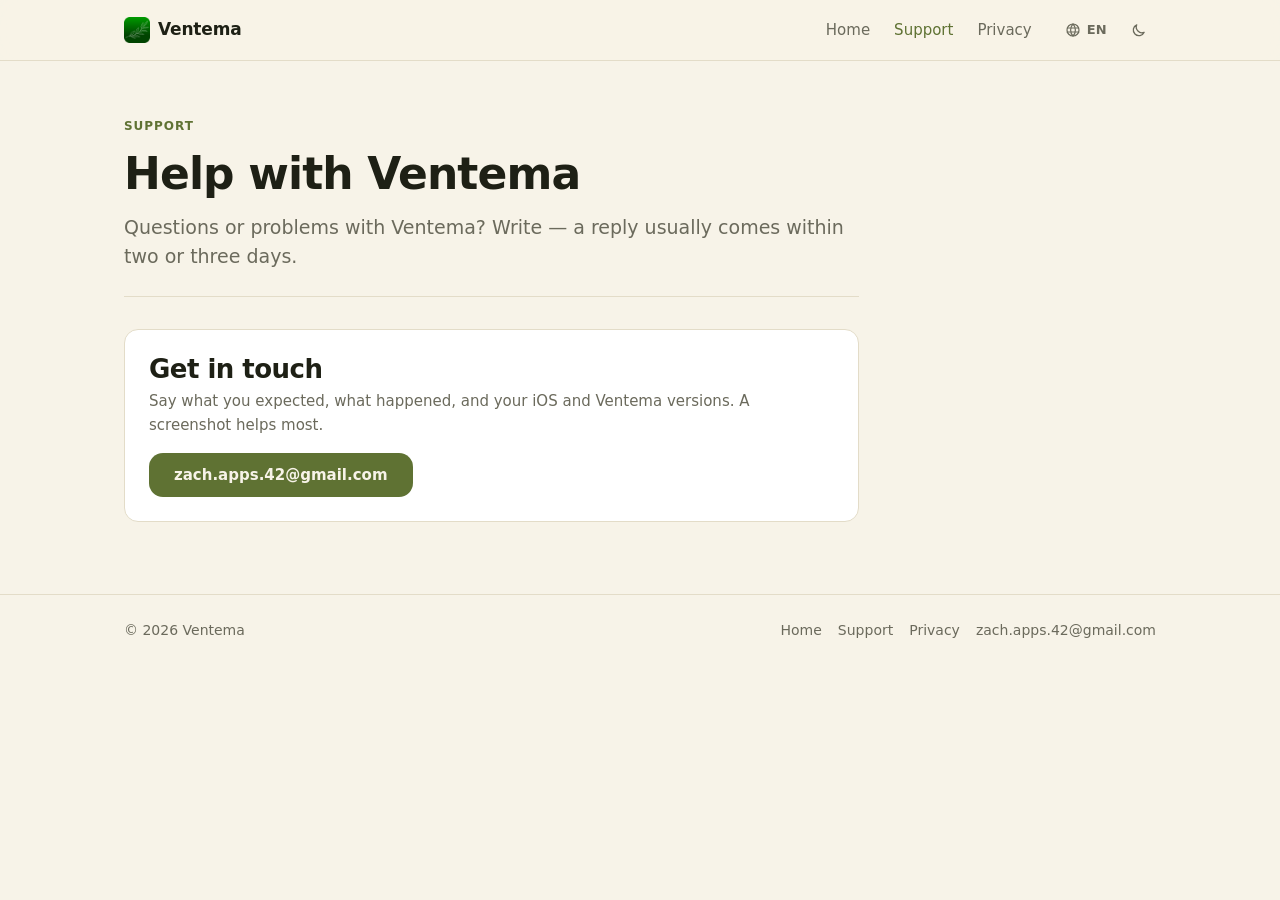
<file: support.html>
<!DOCTYPE html>
<html lang="en">
<head>
<meta charset="utf-8">
<meta name="viewport" content="width=device-width, initial-scale=1">
<title>Support — Ventema</title>
<meta name="description" content="Help with Ventema: iCloud sync, location, seasons, harvest logging, and how to get in touch.">
<meta name="theme-color" content="#F7F3E8" media="(prefers-color-scheme: light)">
<meta name="theme-color" content="#15170F" media="(prefers-color-scheme: dark)">
<link rel="icon" href="assets/mark.png" type="image/png" sizes="128x128">
<link rel="apple-touch-icon" href="assets/apple-touch-icon.png">
<link rel="stylesheet" href="assets/styles.css">
<script src="assets/site.js"></script>
</head>
<body>

<header class="masthead">
  <div class="wrap masthead__inner">
    <a class="wordmark" href="index.html">
      <img src="assets/mark.png" width="26" height="26" alt="">
      Ventema
    </a>
    <nav class="nav" aria-label="Primary">
      <a href="index.html">Home</a>
      <a href="support.html" aria-current="page">Support</a>
      <a href="privacy.html">Privacy</a>
    </nav>
    <div class="masthead__tools">
      <details class="lang">
        <summary class="tool"><svg width="16" height="16" viewBox="0 0 24 24" fill="none" stroke="currentColor" stroke-width="1.8" stroke-linecap="round" stroke-linejoin="round" aria-hidden="true"><circle cx="12" cy="12" r="9"/><path d="M3.3 9h17.4M3.3 15h17.4"/><path d="M12 3c2.4 2.4 3.6 5.4 3.6 9S14.4 18.6 12 21c-2.4-2.4-3.6-5.4-3.6-9S9.6 5.4 12 3z"/></svg><span class="visually-hidden">Language: </span>EN</summary>
        <ul class="lang__menu">
          <li><a href="support.html" hreflang="en" lang="en" aria-current="true">English</a></li>
          <li><a href="el/support.html" hreflang="el" lang="el">Ελληνικά</a></li>
          <li><a href="cretan/support.html" hreflang="el" lang="el">Κρητικά</a></li>
        </ul>
      </details>
      <button class="tool theme-toggle" type="button" aria-pressed="false" aria-label="Dark mode" title="Dark mode">
        <svg class="icon-moon" width="17" height="17" viewBox="0 0 24 24" fill="none" stroke="currentColor" stroke-width="1.8" stroke-linecap="round" stroke-linejoin="round" aria-hidden="true"><path d="M20 14.5A8 8 0 0 1 9.5 4a8 8 0 1 0 10.5 10.5z"/></svg>
        <svg class="icon-sun" width="17" height="17" viewBox="0 0 24 24" fill="none" stroke="currentColor" stroke-width="1.8" stroke-linecap="round" stroke-linejoin="round" aria-hidden="true"><circle cx="12" cy="12" r="4"/><path d="M12 2.5v2M12 19.5v2M4.6 4.6 6 6M18 18l1.4 1.4M2.5 12h2M19.5 12h2M4.6 19.4 6 18M18 6l1.4-1.4"/></svg>
      </button>
    </div>
  </div>
</header>

<main class="doc">
  <div class="wrap">

    <div class="doc__header">
      <p class="eyebrow">Support</p>
      <h1>Help with Ventema</h1>
      <p class="lede">Questions or problems with Ventema? Write — a reply usually comes within two or three days.</p>
    </div>

    <div class="doc__body">

      <section>
      <div class="card card--roomy contact">
        <div>
          <h2 style="margin-bottom: var(--xs)">Get in touch</h2>
          <p class="small">Say what you expected, what happened, and your iOS and Ventema versions. A screenshot helps most.</p>
        </div>
        <a class="button button--primary" href="mailto:zach.apps.42@gmail.com">zach.apps.42@gmail.com</a>
      </div>
      </section>

    </div>
  </div>
</main>

<footer class="footer">
  <div class="wrap footer__inner">
    <span>© 2026 Ventema</span>
    <nav aria-label="Footer">
      <a href="index.html">Home</a>
      <a href="support.html">Support</a>
      <a href="privacy.html">Privacy</a>
      <a href="mailto:zach.apps.42@gmail.com">zach.apps.42@gmail.com</a>
    </nav>
  </div>
</footer>

</body>
</html>
</file>
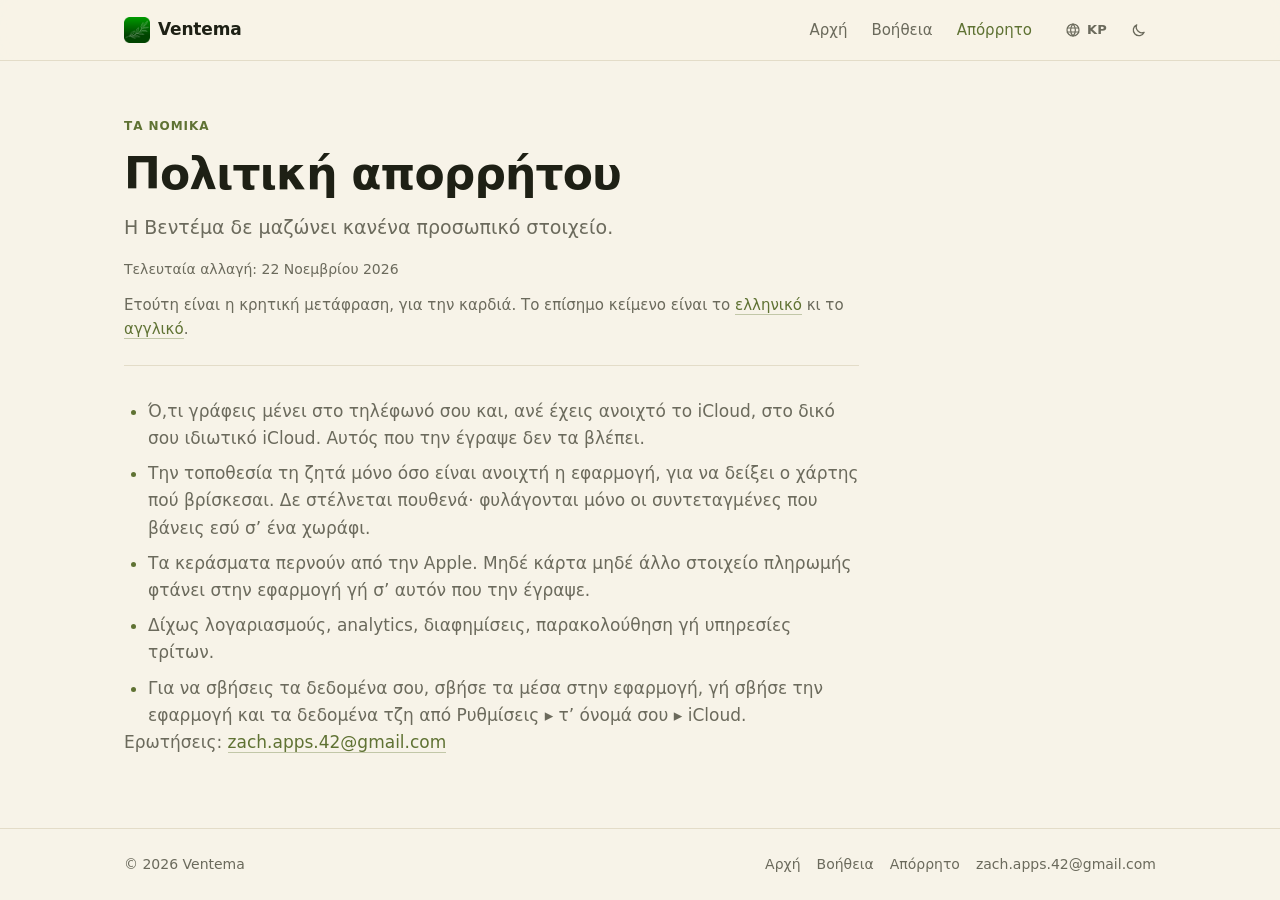
<file: cretan/privacy.html>
<!DOCTYPE html>
<html lang="el">
<head>
<meta charset="utf-8">
<meta name="viewport" content="width=device-width, initial-scale=1">
<title>Πολιτική απορρήτου — Ventema</title>
<meta name="description" content="Η πολιτική απορρήτου τση Βεντέμα, στα κρητικά: δε μαζώνει κανένα προσωπικό στοιχείο.">
<meta name="theme-color" content="#F7F3E8" media="(prefers-color-scheme: light)">
<meta name="theme-color" content="#15170F" media="(prefers-color-scheme: dark)">
<link rel="icon" href="../assets/mark.png" type="image/png" sizes="128x128">
<link rel="apple-touch-icon" href="../assets/apple-touch-icon.png">
<link rel="stylesheet" href="../assets/styles.css">
<script src="../assets/site.js"></script>
</head>
<body>

<header class="masthead">
  <div class="wrap masthead__inner">
    <a class="wordmark" href="index.html">
      <img src="../assets/mark.png" width="26" height="26" alt="">
      Ventema
    </a>
    <nav class="nav" aria-label="Κύρια πλοήγηση">
      <a href="index.html">Αρχή</a>
      <a href="support.html">Βοήθεια</a>
      <a href="privacy.html" aria-current="page">Απόρρητο</a>
    </nav>
    <div class="masthead__tools">
      <details class="lang">
        <summary class="tool"><svg width="16" height="16" viewBox="0 0 24 24" fill="none" stroke="currentColor" stroke-width="1.8" stroke-linecap="round" stroke-linejoin="round" aria-hidden="true"><circle cx="12" cy="12" r="9"/><path d="M3.3 9h17.4M3.3 15h17.4"/><path d="M12 3c2.4 2.4 3.6 5.4 3.6 9S14.4 18.6 12 21c-2.4-2.4-3.6-5.4-3.6-9S9.6 5.4 12 3z"/></svg><span class="visually-hidden">Γλώσσα: </span>ΚΡ</summary>
        <ul class="lang__menu">
          <li><a href="../privacy.html" hreflang="en" lang="en">English</a></li>
          <li><a href="../el/privacy.html" hreflang="el" lang="el">Ελληνικά</a></li>
          <li><a href="privacy.html" hreflang="el" lang="el" aria-current="true">Κρητικά</a></li>
        </ul>
      </details>
      <button class="tool theme-toggle" type="button" aria-pressed="false" aria-label="Σκοτεινό θέμα" title="Σκοτεινό θέμα">
        <svg class="icon-moon" width="17" height="17" viewBox="0 0 24 24" fill="none" stroke="currentColor" stroke-width="1.8" stroke-linecap="round" stroke-linejoin="round" aria-hidden="true"><path d="M20 14.5A8 8 0 0 1 9.5 4a8 8 0 1 0 10.5 10.5z"/></svg>
        <svg class="icon-sun" width="17" height="17" viewBox="0 0 24 24" fill="none" stroke="currentColor" stroke-width="1.8" stroke-linecap="round" stroke-linejoin="round" aria-hidden="true"><circle cx="12" cy="12" r="4"/><path d="M12 2.5v2M12 19.5v2M4.6 4.6 6 6M18 18l1.4 1.4M2.5 12h2M19.5 12h2M4.6 19.4 6 18M18 6l1.4-1.4"/></svg>
      </button>
    </div>
  </div>
</header>

<main class="doc">
  <div class="wrap">

    <div class="doc__header">
      <p class="eyebrow">Τα νομικά</p>
      <h1>Πολιτική απορρήτου</h1>
      <p class="lede">Η Βεντέμα δε μαζώνει κανένα προσωπικό στοιχείο.</p>
      <p class="timestamp" style="margin-top: var(--l)">Τελευταία αλλαγή: 22 Νοεμβρίου 2026</p>
      <p class="small muted" style="margin-top: var(--m)">
        Ετούτη είναι η κρητική μετάφραση, για την καρδιά. Το επίσημο κείμενο
        είναι το <a href="../el/privacy.html">ελληνικό</a> κι
        το <a href="../privacy.html">αγγλικό</a>.
      </p>
    </div>

    <div class="doc__body">

      <section>
        <ul>
          <li>Ό,τι γράφεις μένει στο τηλέφωνό σου και, ανέ έχεις ανοιχτό το iCloud, στο δικό σου ιδιωτικό iCloud. Αυτός που την έγραψε δεν τα βλέπει.</li>
          <li>Την τοποθεσία τη ζητά μόνο όσο είναι ανοιχτή η εφαρμογή, για να δείξει ο χάρτης πού βρίσκεσαι. Δε στέλνεται πουθενά· φυλάγονται μόνο οι συντεταγμένες που βάνεις εσύ σ’ ένα χωράφι.</li>
          <li>Τα κεράσματα περνούν από την Apple. Μηδέ κάρτα μηδέ άλλο στοιχείο πληρωμής φτάνει στην εφαρμογή γή σ’ αυτόν που την έγραψε.</li>
          <li>Δίχως λογαριασμούς, analytics, διαφημίσεις, παρακολούθηση γή υπηρεσίες τρίτων.</li>
          <li>Για να σβήσεις τα δεδομένα σου, σβήσε τα μέσα στην εφαρμογή, γή σβήσε την εφαρμογή και τα δεδομένα τζη από Ρυθμίσεις ▸ τ’ όνομά σου ▸ iCloud.</li>
        </ul>
        <p>Ερωτήσεις: <a href="mailto:zach.apps.42@gmail.com">zach.apps.42@gmail.com</a></p>
      </section>

    </div>
  </div>
</main>

<footer class="footer">
  <div class="wrap footer__inner">
    <span>© 2026 Ventema</span>
    <nav aria-label="Υποσέλιδο">
      <a href="index.html">Αρχή</a>
      <a href="support.html">Βοήθεια</a>
      <a href="privacy.html">Απόρρητο</a>
      <a href="mailto:zach.apps.42@gmail.com">zach.apps.42@gmail.com</a>
    </nav>
  </div>
</footer>

</body>
</html>
</file>
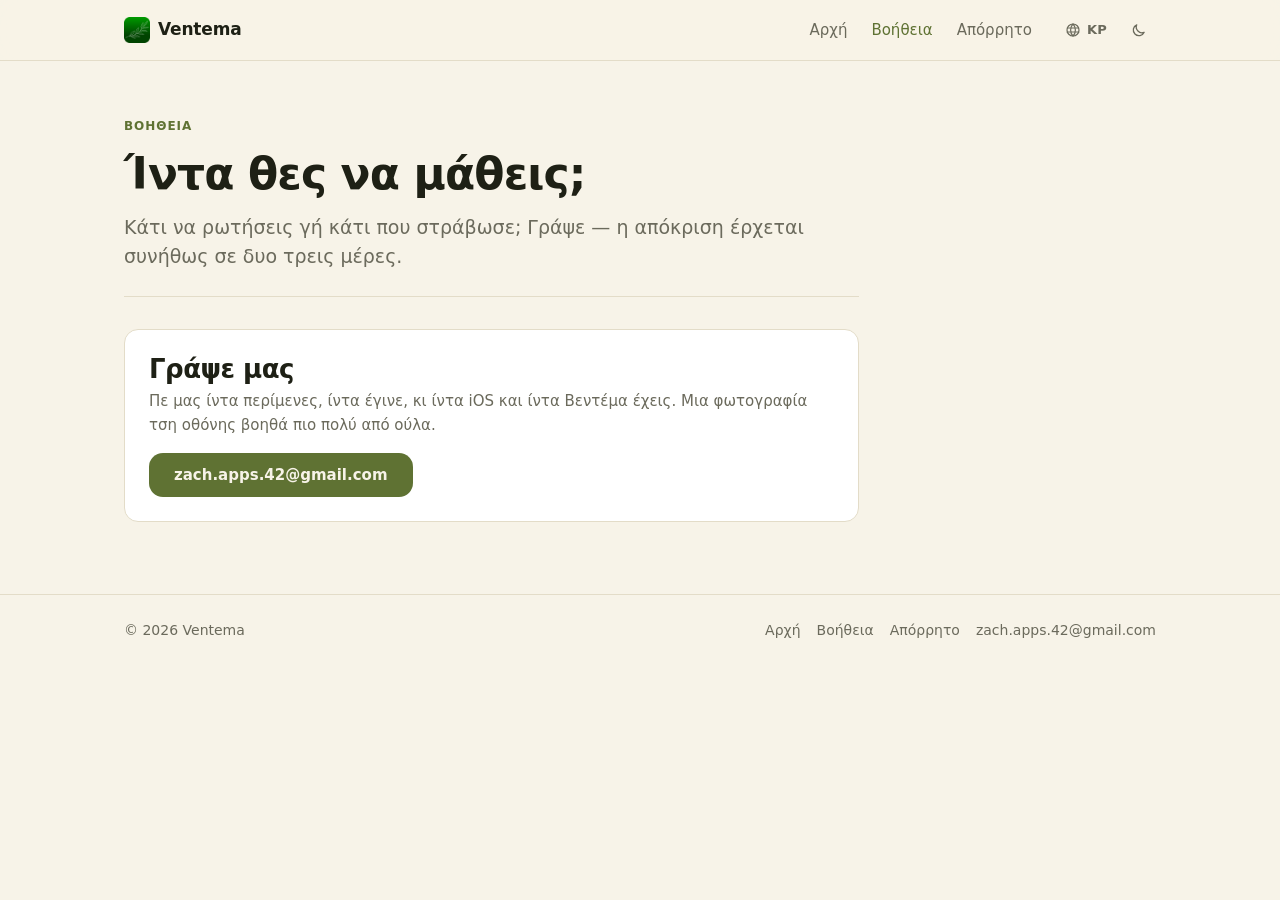
<file: cretan/support.html>
<!DOCTYPE html>
<html lang="el">
<head>
<meta charset="utf-8">
<meta name="viewport" content="width=device-width, initial-scale=1">
<title>Βοήθεια — Ventema</title>
<meta name="description" content="Βοήθεια με τη Βεντέμα: iCloud, τοποθεσία, χρονιές, λιομάζωμα, και πώς να μας βρεις.">
<meta name="theme-color" content="#F7F3E8" media="(prefers-color-scheme: light)">
<meta name="theme-color" content="#15170F" media="(prefers-color-scheme: dark)">
<link rel="icon" href="../assets/mark.png" type="image/png" sizes="128x128">
<link rel="apple-touch-icon" href="../assets/apple-touch-icon.png">
<link rel="stylesheet" href="../assets/styles.css">
<script src="../assets/site.js"></script>
</head>
<body>

<header class="masthead">
  <div class="wrap masthead__inner">
    <a class="wordmark" href="index.html">
      <img src="../assets/mark.png" width="26" height="26" alt="">
      Ventema
    </a>
    <nav class="nav" aria-label="Κύρια πλοήγηση">
      <a href="index.html">Αρχή</a>
      <a href="support.html" aria-current="page">Βοήθεια</a>
      <a href="privacy.html">Απόρρητο</a>
    </nav>
    <div class="masthead__tools">
      <details class="lang">
        <summary class="tool"><svg width="16" height="16" viewBox="0 0 24 24" fill="none" stroke="currentColor" stroke-width="1.8" stroke-linecap="round" stroke-linejoin="round" aria-hidden="true"><circle cx="12" cy="12" r="9"/><path d="M3.3 9h17.4M3.3 15h17.4"/><path d="M12 3c2.4 2.4 3.6 5.4 3.6 9S14.4 18.6 12 21c-2.4-2.4-3.6-5.4-3.6-9S9.6 5.4 12 3z"/></svg><span class="visually-hidden">Γλώσσα: </span>ΚΡ</summary>
        <ul class="lang__menu">
          <li><a href="../support.html" hreflang="en" lang="en">English</a></li>
          <li><a href="../el/support.html" hreflang="el" lang="el">Ελληνικά</a></li>
          <li><a href="support.html" hreflang="el" lang="el" aria-current="true">Κρητικά</a></li>
        </ul>
      </details>
      <button class="tool theme-toggle" type="button" aria-pressed="false" aria-label="Σκοτεινό θέμα" title="Σκοτεινό θέμα">
        <svg class="icon-moon" width="17" height="17" viewBox="0 0 24 24" fill="none" stroke="currentColor" stroke-width="1.8" stroke-linecap="round" stroke-linejoin="round" aria-hidden="true"><path d="M20 14.5A8 8 0 0 1 9.5 4a8 8 0 1 0 10.5 10.5z"/></svg>
        <svg class="icon-sun" width="17" height="17" viewBox="0 0 24 24" fill="none" stroke="currentColor" stroke-width="1.8" stroke-linecap="round" stroke-linejoin="round" aria-hidden="true"><circle cx="12" cy="12" r="4"/><path d="M12 2.5v2M12 19.5v2M4.6 4.6 6 6M18 18l1.4 1.4M2.5 12h2M19.5 12h2M4.6 19.4 6 18M18 6l1.4-1.4"/></svg>
      </button>
    </div>
  </div>
</header>

<main class="doc">
  <div class="wrap">

    <div class="doc__header">
      <p class="eyebrow">Βοήθεια</p>
      <h1>Ίντα θες να μάθεις;</h1>
      <p class="lede">Κάτι να ρωτήσεις γή κάτι που στράβωσε; Γράψε — η απόκριση έρχεται συνήθως σε δυο τρεις μέρες.</p>
    </div>

    <div class="doc__body">

      <section>
      <div class="card card--roomy contact">
        <div>
          <h2 style="margin-bottom: var(--xs)">Γράψε μας</h2>
          <p class="small">Πε μας ίντα περίμενες, ίντα έγινε, κι ίντα iOS και ίντα Βεντέμα έχεις. Μια φωτογραφία τση οθόνης βοηθά πιο πολύ από ούλα.</p>
        </div>
        <a class="button button--primary" href="mailto:zach.apps.42@gmail.com">zach.apps.42@gmail.com</a>
      </div>
      </section>

    </div>
  </div>
</main>

<footer class="footer">
  <div class="wrap footer__inner">
    <span>© 2026 Ventema</span>
    <nav aria-label="Υποσέλιδο">
      <a href="index.html">Αρχή</a>
      <a href="support.html">Βοήθεια</a>
      <a href="privacy.html">Απόρρητο</a>
      <a href="mailto:zach.apps.42@gmail.com">zach.apps.42@gmail.com</a>
    </nav>
  </div>
</footer>

</body>
</html>
</file>
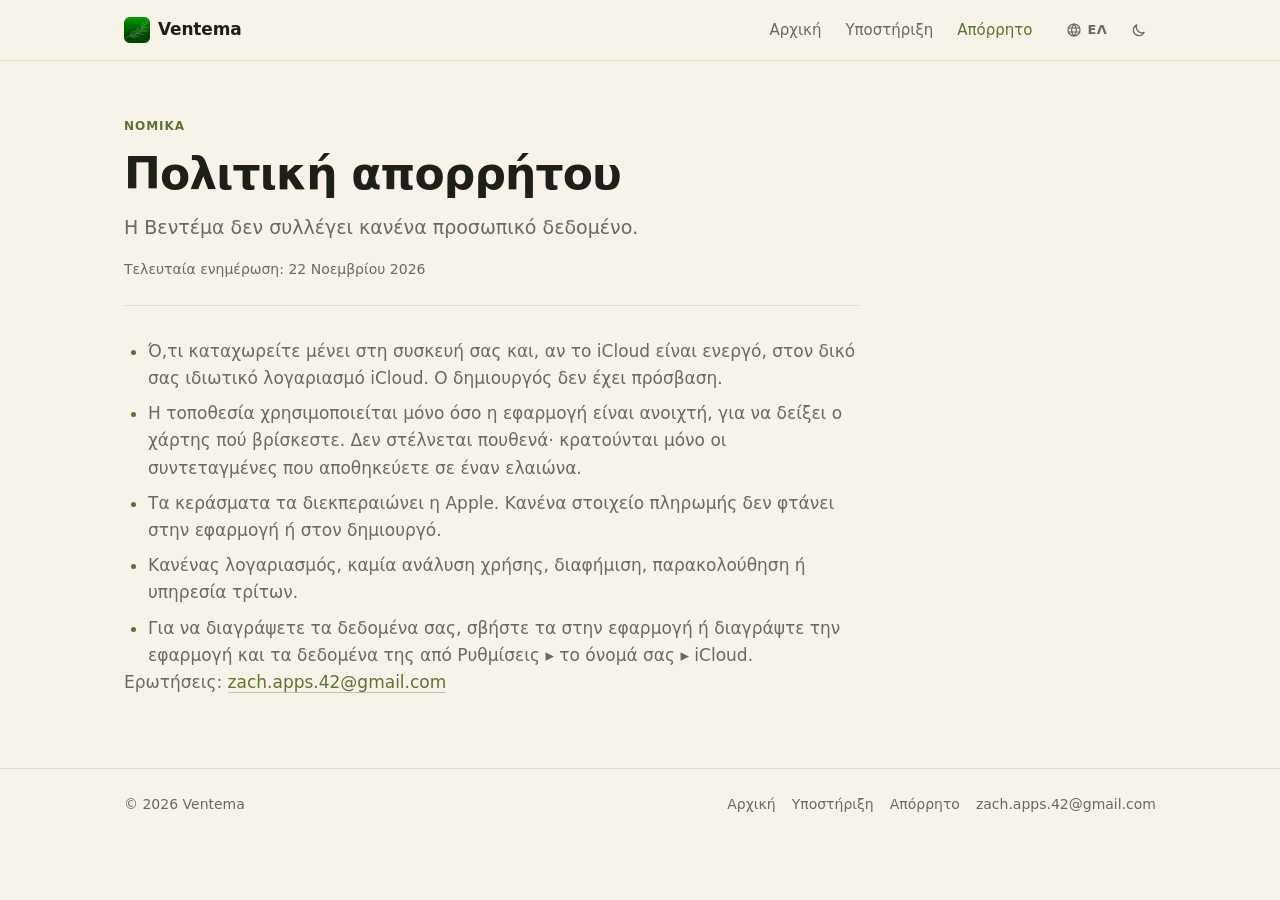
<file: el/privacy.html>
<!DOCTYPE html>
<html lang="el">
<head>
<meta charset="utf-8">
<meta name="viewport" content="width=device-width, initial-scale=1">
<title>Πολιτική απορρήτου — Ventema</title>
<meta name="description" content="Η πολιτική απορρήτου της Βεντέμα: δεν συλλέγει κανένα προσωπικό δεδομένο.">
<meta name="theme-color" content="#F7F3E8" media="(prefers-color-scheme: light)">
<meta name="theme-color" content="#15170F" media="(prefers-color-scheme: dark)">
<link rel="icon" href="../assets/mark.png" type="image/png" sizes="128x128">
<link rel="apple-touch-icon" href="../assets/apple-touch-icon.png">
<link rel="stylesheet" href="../assets/styles.css">
<script src="../assets/site.js"></script>
</head>
<body>

<header class="masthead">
  <div class="wrap masthead__inner">
    <a class="wordmark" href="index.html">
      <img src="../assets/mark.png" width="26" height="26" alt="">
      Ventema
    </a>
    <nav class="nav" aria-label="Κύρια πλοήγηση">
      <a href="index.html">Αρχική</a>
      <a href="support.html">Υποστήριξη</a>
      <a href="privacy.html" aria-current="page">Απόρρητο</a>
    </nav>
    <div class="masthead__tools">
      <details class="lang">
        <summary class="tool"><svg width="16" height="16" viewBox="0 0 24 24" fill="none" stroke="currentColor" stroke-width="1.8" stroke-linecap="round" stroke-linejoin="round" aria-hidden="true"><circle cx="12" cy="12" r="9"/><path d="M3.3 9h17.4M3.3 15h17.4"/><path d="M12 3c2.4 2.4 3.6 5.4 3.6 9S14.4 18.6 12 21c-2.4-2.4-3.6-5.4-3.6-9S9.6 5.4 12 3z"/></svg><span class="visually-hidden">Γλώσσα: </span>ΕΛ</summary>
        <ul class="lang__menu">
          <li><a href="../privacy.html" hreflang="en" lang="en">English</a></li>
          <li><a href="privacy.html" hreflang="el" lang="el" aria-current="true">Ελληνικά</a></li>
          <li><a href="../cretan/privacy.html" hreflang="el" lang="el">Κρητικά</a></li>
        </ul>
      </details>
      <button class="tool theme-toggle" type="button" aria-pressed="false" aria-label="Σκοτεινό θέμα" title="Σκοτεινό θέμα">
        <svg class="icon-moon" width="17" height="17" viewBox="0 0 24 24" fill="none" stroke="currentColor" stroke-width="1.8" stroke-linecap="round" stroke-linejoin="round" aria-hidden="true"><path d="M20 14.5A8 8 0 0 1 9.5 4a8 8 0 1 0 10.5 10.5z"/></svg>
        <svg class="icon-sun" width="17" height="17" viewBox="0 0 24 24" fill="none" stroke="currentColor" stroke-width="1.8" stroke-linecap="round" stroke-linejoin="round" aria-hidden="true"><circle cx="12" cy="12" r="4"/><path d="M12 2.5v2M12 19.5v2M4.6 4.6 6 6M18 18l1.4 1.4M2.5 12h2M19.5 12h2M4.6 19.4 6 18M18 6l1.4-1.4"/></svg>
      </button>
    </div>
  </div>
</header>

<main class="doc">
  <div class="wrap">

    <div class="doc__header">
      <p class="eyebrow">Νομικά</p>
      <h1>Πολιτική απορρήτου</h1>
      <p class="lede">Η Βεντέμα δεν συλλέγει κανένα προσωπικό δεδομένο.</p>
      <p class="timestamp" style="margin-top: var(--l)">Τελευταία ενημέρωση: 22 Νοεμβρίου 2026</p>
    </div>

    <div class="doc__body">

      <section>
        <ul>
          <li>Ό,τι καταχωρείτε μένει στη συσκευή σας και, αν το iCloud είναι ενεργό, στον δικό σας ιδιωτικό λογαριασμό iCloud. Ο δημιουργός δεν έχει πρόσβαση.</li>
          <li>Η τοποθεσία χρησιμοποιείται μόνο όσο η εφαρμογή είναι ανοιχτή, για να δείξει ο χάρτης πού βρίσκεστε. Δεν στέλνεται πουθενά· κρατούνται μόνο οι συντεταγμένες που αποθηκεύετε σε έναν ελαιώνα.</li>
          <li>Τα κεράσματα τα διεκπεραιώνει η Apple. Κανένα στοιχείο πληρωμής δεν φτάνει στην εφαρμογή ή στον δημιουργό.</li>
          <li>Κανένας λογαριασμός, καμία ανάλυση χρήσης, διαφήμιση, παρακολούθηση ή υπηρεσία τρίτων.</li>
          <li>Για να διαγράψετε τα δεδομένα σας, σβήστε τα στην εφαρμογή ή διαγράψτε την εφαρμογή και τα δεδομένα της από Ρυθμίσεις ▸ το όνομά σας ▸ iCloud.</li>
        </ul>
        <p>Ερωτήσεις: <a href="mailto:zach.apps.42@gmail.com">zach.apps.42@gmail.com</a></p>
      </section>

    </div>
  </div>
</main>

<footer class="footer">
  <div class="wrap footer__inner">
    <span>© 2026 Ventema</span>
    <nav aria-label="Υποσέλιδο">
      <a href="index.html">Αρχική</a>
      <a href="support.html">Υποστήριξη</a>
      <a href="privacy.html">Απόρρητο</a>
      <a href="mailto:zach.apps.42@gmail.com">zach.apps.42@gmail.com</a>
    </nav>
  </div>
</footer>

</body>
</html>
</file>
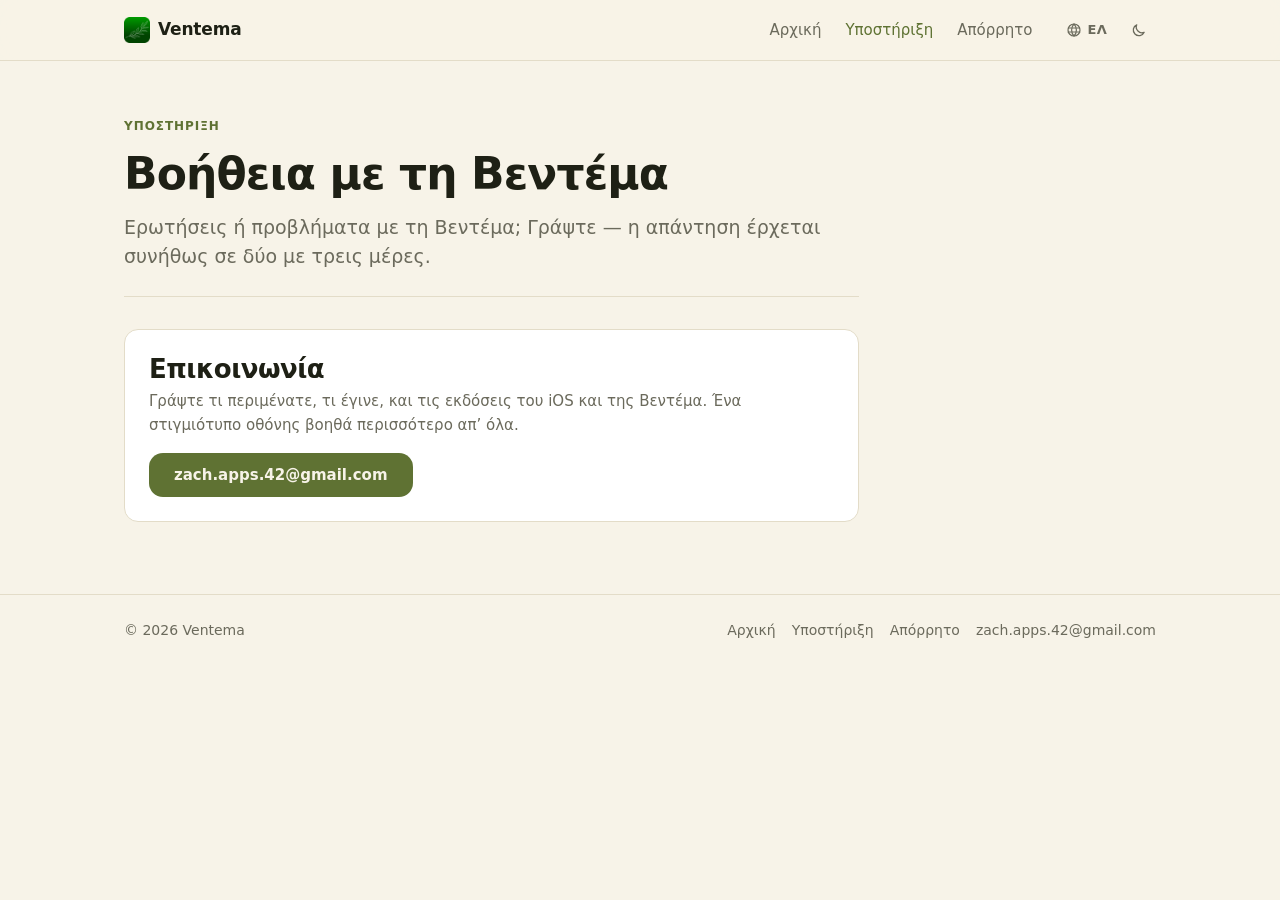
<file: el/support.html>
<!DOCTYPE html>
<html lang="el">
<head>
<meta charset="utf-8">
<meta name="viewport" content="width=device-width, initial-scale=1">
<title>Υποστήριξη — Ventema</title>
<meta name="description" content="Βοήθεια με τη Βεντέμα: συγχρονισμός iCloud, τοποθεσία, περίοδοι, καταγραφή συγκομιδής και πώς να επικοινωνήσετε.">
<meta name="theme-color" content="#F7F3E8" media="(prefers-color-scheme: light)">
<meta name="theme-color" content="#15170F" media="(prefers-color-scheme: dark)">
<link rel="icon" href="../assets/mark.png" type="image/png" sizes="128x128">
<link rel="apple-touch-icon" href="../assets/apple-touch-icon.png">
<link rel="stylesheet" href="../assets/styles.css">
<script src="../assets/site.js"></script>
</head>
<body>

<header class="masthead">
  <div class="wrap masthead__inner">
    <a class="wordmark" href="index.html">
      <img src="../assets/mark.png" width="26" height="26" alt="">
      Ventema
    </a>
    <nav class="nav" aria-label="Κύρια πλοήγηση">
      <a href="index.html">Αρχική</a>
      <a href="support.html" aria-current="page">Υποστήριξη</a>
      <a href="privacy.html">Απόρρητο</a>
    </nav>
    <div class="masthead__tools">
      <details class="lang">
        <summary class="tool"><svg width="16" height="16" viewBox="0 0 24 24" fill="none" stroke="currentColor" stroke-width="1.8" stroke-linecap="round" stroke-linejoin="round" aria-hidden="true"><circle cx="12" cy="12" r="9"/><path d="M3.3 9h17.4M3.3 15h17.4"/><path d="M12 3c2.4 2.4 3.6 5.4 3.6 9S14.4 18.6 12 21c-2.4-2.4-3.6-5.4-3.6-9S9.6 5.4 12 3z"/></svg><span class="visually-hidden">Γλώσσα: </span>ΕΛ</summary>
        <ul class="lang__menu">
          <li><a href="../support.html" hreflang="en" lang="en">English</a></li>
          <li><a href="support.html" hreflang="el" lang="el" aria-current="true">Ελληνικά</a></li>
          <li><a href="../cretan/support.html" hreflang="el" lang="el">Κρητικά</a></li>
        </ul>
      </details>
      <button class="tool theme-toggle" type="button" aria-pressed="false" aria-label="Σκοτεινό θέμα" title="Σκοτεινό θέμα">
        <svg class="icon-moon" width="17" height="17" viewBox="0 0 24 24" fill="none" stroke="currentColor" stroke-width="1.8" stroke-linecap="round" stroke-linejoin="round" aria-hidden="true"><path d="M20 14.5A8 8 0 0 1 9.5 4a8 8 0 1 0 10.5 10.5z"/></svg>
        <svg class="icon-sun" width="17" height="17" viewBox="0 0 24 24" fill="none" stroke="currentColor" stroke-width="1.8" stroke-linecap="round" stroke-linejoin="round" aria-hidden="true"><circle cx="12" cy="12" r="4"/><path d="M12 2.5v2M12 19.5v2M4.6 4.6 6 6M18 18l1.4 1.4M2.5 12h2M19.5 12h2M4.6 19.4 6 18M18 6l1.4-1.4"/></svg>
      </button>
    </div>
  </div>
</header>

<main class="doc">
  <div class="wrap">

    <div class="doc__header">
      <p class="eyebrow">Υποστήριξη</p>
      <h1>Βοήθεια με τη Βεντέμα</h1>
      <p class="lede">Ερωτήσεις ή προβλήματα με τη Βεντέμα; Γράψτε — η απάντηση έρχεται συνήθως σε δύο με τρεις μέρες.</p>
    </div>

    <div class="doc__body">

      <section>
      <div class="card card--roomy contact">
        <div>
          <h2 style="margin-bottom: var(--xs)">Επικοινωνία</h2>
          <p class="small">Γράψτε τι περιμένατε, τι έγινε, και τις εκδόσεις του iOS και της Βεντέμα. Ένα στιγμιότυπο οθόνης βοηθά περισσότερο απ’ όλα.</p>
        </div>
        <a class="button button--primary" href="mailto:zach.apps.42@gmail.com">zach.apps.42@gmail.com</a>
      </div>
      </section>

    </div>
  </div>
</main>

<footer class="footer">
  <div class="wrap footer__inner">
    <span>© 2026 Ventema</span>
    <nav aria-label="Υποσέλιδο">
      <a href="index.html">Αρχική</a>
      <a href="support.html">Υποστήριξη</a>
      <a href="privacy.html">Απόρρητο</a>
      <a href="mailto:zach.apps.42@gmail.com">zach.apps.42@gmail.com</a>
    </nav>
  </div>
</footer>

</body>
</html>
</file>
<file: assets/styles.css>
/*  Ventema — web design system.
 *
 *  A direct port of Modules/Sources/VentemaDesignSystem: the same olive, bark
 *  and terracotta palette, the same four-point spacing rhythm, and the same
 *  card — 14px radius, hairline stroke — that the app builds its screens from.
 */

/* ---------------------------------------------------------------- tokens */

:root {
  /* Brand */
  --olive: #5F7233;
  --olive-deep: #3E4C22;
  --bark: #7A5C3E;
  --terracotta: #C0603A;

  /* Surfaces */
  --canvas: #F7F3E8;
  --card: #FFFFFF;
  --hairline: #E3DCC8;

  /* Semantics */
  --dormant: #8A8778;
  --in-progress: #C98A1F;
  --high: #D08A2C;

  /* Text */
  --ink: #1E2015;
  --ink-secondary: #6B6A5C;

  /* Spacing — the app's four-point rhythm */
  --xs: 4px;
  --s: 8px;
  --m: 12px;
  --l: 16px;
  --xl: 24px;
  --xxl: 32px;
  --corner-radius: 14px;

  --measure: 68ch;
  --page: 1080px;

  color-scheme: light dark;
}

/* The reader's choice from the masthead toggle wins over the system setting;
 * the dark values are listed twice so each route reaches them. */
:root[data-theme="light"] { color-scheme: light; }

:root[data-theme="dark"] {
  color-scheme: dark;

  --olive: #9BB35C;
  --olive-deep: #6E8440;
  --bark: #B08963;
  --terracotta: #E08356;

  --canvas: #15170F;
  --card: #22251A;
  --hairline: #343829;

  --dormant: #9C9A8C;
  --in-progress: #E0A73F;
  --high: #E8A94A;

  --ink: #EDEBDF;
  --ink-secondary: #A3A294;
}

@media (prefers-color-scheme: dark) {
  :root:not([data-theme="light"]) {
    --olive: #9BB35C;
    --olive-deep: #6E8440;
    --bark: #B08963;
    --terracotta: #E08356;

    --canvas: #15170F;
    --card: #22251A;
    --hairline: #343829;

    --dormant: #9C9A8C;
    --in-progress: #E0A73F;
    --high: #E8A94A;

    --ink: #EDEBDF;
    --ink-secondary: #A3A294;
  }
}

/* ------------------------------------------------------------------ base */

*,
*::before,
*::after { box-sizing: border-box; }

html { -webkit-text-size-adjust: 100%; }

body {
  margin: 0;
  background: var(--canvas);
  color: var(--ink);
  font-family: -apple-system, BlinkMacSystemFont, "SF Pro Text", "Segoe UI",
               system-ui, sans-serif;
  font-size: 17px;
  line-height: 1.6;
  -webkit-font-smoothing: antialiased;
  text-rendering: optimizeLegibility;
}

h1, h2, h3 {
  margin: 0;
  line-height: 1.2;
  letter-spacing: -0.02em;
  font-weight: 600;
}

h1 { font-size: clamp(2rem, 4.5vw, 2.75rem); }
h2 { font-size: clamp(1.375rem, 2.6vw, 1.625rem); }
h3 { font-size: 1.125rem; }

p { margin: 0; }

a {
  color: var(--olive);
  text-decoration: none;
  border-bottom: 1px solid color-mix(in srgb, var(--olive) 35%, transparent);
  transition: border-color 120ms ease, color 120ms ease;
}

a:hover { border-bottom-color: var(--olive); }

:focus-visible {
  outline: 2px solid var(--olive);
  outline-offset: 3px;
  border-radius: var(--xs);
}

::selection {
  background: color-mix(in srgb, var(--olive) 24%, transparent);
}

.wrap {
  width: 100%;
  max-width: var(--page);
  margin-inline: auto;
  padding-inline: var(--xl);
}

.measure { max-width: var(--measure); }

.eyebrow {
  font-size: 0.75rem;
  font-weight: 600;
  letter-spacing: 0.08em;
  text-transform: uppercase;
  color: var(--olive);
  margin-bottom: var(--m);
}

.lede {
  font-size: 1.1875rem;
  color: var(--ink-secondary);
  line-height: 1.55;
}

.muted { color: var(--ink-secondary); }

.small { font-size: 0.9375rem; }

/* --------------------------------------------------------------- masthead */

.masthead {
  position: sticky;
  top: 0;
  z-index: 10;
  background: color-mix(in srgb, var(--canvas) 88%, transparent);
  backdrop-filter: saturate(180%) blur(20px);
  -webkit-backdrop-filter: saturate(180%) blur(20px);
  border-bottom: 1px solid var(--hairline);
}

.masthead__inner {
  display: grid;
  grid-template-columns: auto 1fr auto;
  grid-template-areas: "brand nav tools";
  align-items: center;
  gap: var(--l) var(--xl);
  min-height: 60px;
}

.masthead .wordmark { grid-area: brand; }

.masthead .nav { grid-area: nav; justify-self: end; }

.masthead__tools {
  grid-area: tools;
  display: flex;
  align-items: center;
  gap: var(--xs);
}

.visually-hidden {
  position: absolute;
  width: 1px;
  height: 1px;
  overflow: hidden;
  clip-path: inset(50%);
  white-space: nowrap;
}

.wordmark {
  display: inline-flex;
  align-items: center;
  gap: var(--s);
  font-size: 1.0625rem;
  font-weight: 600;
  letter-spacing: -0.01em;
  color: var(--ink);
  border: 0;
}

.wordmark img { display: block; }

.nav {
  display: flex;
  align-items: center;
  gap: var(--xl);
  font-size: 0.9375rem;
}

.nav a {
  color: var(--ink-secondary);
  border: 0;
  font-weight: 500;
}

.nav a:hover { color: var(--ink); }

.nav a[aria-current="page"] { color: var(--olive); }

.tool {
  display: inline-flex;
  align-items: center;
  justify-content: center;
  gap: 6px;
  min-width: 36px;
  height: 36px;
  padding: 0 var(--s);
  border: 1px solid transparent;
  border-radius: 999px;
  background: transparent;
  color: var(--ink-secondary);
  font: inherit;
  font-size: 0.8125rem;
  font-weight: 600;
  letter-spacing: 0.02em;
  cursor: pointer;
  transition: color 120ms ease, border-color 120ms ease, background 120ms ease;
}

.tool:hover,
.lang[open] > .tool {
  color: var(--ink);
  border-color: var(--hairline);
  background: var(--card);
}

.tool svg { flex: none; }

.lang { position: relative; }

.lang > summary { list-style: none; }

.lang > summary::-webkit-details-marker { display: none; }

.lang__menu {
  position: absolute;
  right: 0;
  top: calc(100% + var(--s));
  min-width: 168px;
  margin: 0;
  padding: var(--xs);
  list-style: none;
  background: var(--card);
  border: 1px solid var(--hairline);
  border-radius: var(--corner-radius);
  box-shadow: 0 12px 32px -12px color-mix(in srgb, var(--ink) 30%, transparent);
}

.lang__menu a {
  display: flex;
  align-items: center;
  justify-content: space-between;
  gap: var(--m);
  padding: var(--s) var(--m);
  border: 0;
  border-radius: calc(var(--corner-radius) - var(--xs));
  color: var(--ink);
  font-size: 0.9375rem;
}

.lang__menu a:hover { background: color-mix(in srgb, var(--olive) 10%, transparent); }

.lang__menu a[aria-current="true"] { color: var(--olive); font-weight: 600; }

.lang__menu a[aria-current="true"]::after {
  content: "";
  width: 6px;
  height: 6px;
  border-radius: 999px;
  background: var(--olive);
}

.theme-toggle { display: none; }

.js .theme-toggle { display: inline-flex; }

.theme-toggle .icon-sun { display: none; }

.theme-toggle[aria-pressed="true"] .icon-sun { display: block; }

.theme-toggle[aria-pressed="true"] .icon-moon { display: none; }

/* ------------------------------------------------------------------- hero */

.hero {
  padding-block: clamp(var(--xxl), 6vw, 72px) clamp(var(--xxl), 5vw, 56px);
}

.hero__grid {
  display: grid;
  grid-template-columns: minmax(0, 1.05fr) minmax(0, 0.95fr);
  gap: clamp(var(--xl), 5vw, 64px);
  align-items: center;
}

.hero h1 { margin-bottom: var(--l); }

.hero .lede { margin-bottom: var(--xl); }

.hero__actions {
  display: flex;
  flex-wrap: wrap;
  align-items: center;
  gap: var(--m);
}

/* --------------------------------------------------------------- controls */

.button {
  display: inline-flex;
  align-items: center;
  gap: var(--s);
  padding: var(--m) var(--xl);
  border: 1px solid transparent;
  border-radius: var(--corner-radius);
  font-size: 0.9375rem;
  font-weight: 600;
  line-height: 1.2;
  cursor: pointer;
  transition: background 120ms ease, border-color 120ms ease, color 120ms ease;
}

.button--primary {
  background: var(--olive);
  color: var(--canvas);
}

.button--primary:hover { background: var(--olive-deep); }

.button--secondary {
  background: transparent;
  border-color: var(--hairline);
  color: var(--ink);
}

.button--secondary:hover { border-color: var(--olive); color: var(--olive); }

/* ------------------------------------------------------------------ cards */

/* VentemaCard: padding l, radius 14, card fill, 1px hairline stroke. */
.card {
  padding: var(--l);
  background: var(--card);
  border: 1px solid var(--hairline);
  border-radius: var(--corner-radius);
}

.card--roomy { padding: var(--xl); }

/* StatTile: symbol, value, caption. */
.stat {
  display: flex;
  flex-direction: column;
  gap: var(--xs);
  padding: var(--m) var(--l);
  background: var(--card);
  border: 1px solid var(--hairline);
  border-radius: var(--corner-radius);
}

.stat__icon { color: var(--olive); line-height: 0; }

.stat__value {
  font-size: 1.375rem;
  font-weight: 600;
  font-variant-numeric: tabular-nums;
  letter-spacing: -0.02em;
}

.stat__title {
  font-size: 0.75rem;
  color: var(--ink-secondary);
  line-height: 1.3;
}

/* Badges: capsule, 16% tint fill, tinted label. */
.badge {
  display: inline-flex;
  align-items: center;
  gap: var(--xs);
  padding: var(--xs) var(--s);
  border-radius: 999px;
  font-size: 0.75rem;
  font-weight: 500;
  line-height: 1.4;
  white-space: nowrap;
}

.badge--olive {
  color: var(--olive);
  background: color-mix(in srgb, var(--olive) 16%, transparent);
}

.badge--progress {
  color: var(--in-progress);
  background: color-mix(in srgb, var(--in-progress) 16%, transparent);
}

.badge--urgent {
  color: var(--terracotta);
  background: color-mix(in srgb, var(--terracotta) 16%, transparent);
}

.badge--dormant {
  color: var(--dormant);
  background: color-mix(in srgb, var(--dormant) 16%, transparent);
}

/* ------------------------------------------------------------- hero panel */

.panel {
  display: flex;
  flex-direction: column;
  gap: var(--m);
  padding: var(--l);
  background: var(--card);
  border: 1px solid var(--hairline);
  border-radius: calc(var(--corner-radius) + 8px);
}

.panel__header {
  display: flex;
  align-items: baseline;
  justify-content: space-between;
  gap: var(--m);
  padding-inline: var(--xs);
}

.panel__title { font-size: 1.0625rem; font-weight: 600; }

.panel__stats {
  display: grid;
  grid-template-columns: repeat(3, minmax(0, 1fr));
  gap: var(--s);
}

.row {
  display: flex;
  align-items: center;
  gap: var(--m);
  padding: var(--m) var(--l);
  background: var(--card);
  border: 1px solid var(--hairline);
  border-radius: var(--corner-radius);
}

.row__leading { color: var(--olive); line-height: 0; flex: none; }

.row__body { min-width: 0; flex: 1; }

.row__title { font-size: 0.9375rem; font-weight: 500; }

.row__detail {
  font-size: 0.8125rem;
  color: var(--ink-secondary);
  font-variant-numeric: tabular-nums;
}

/* --------------------------------------------------------------- sections */

.section { padding-block: clamp(var(--xxl), 5vw, 56px); }

.section--hairline { border-top: 1px solid var(--hairline); }

.section__head { max-width: var(--measure); margin-bottom: var(--xl); }

.section__head h2 { margin-bottom: var(--m); }

.grid {
  display: grid;
  gap: var(--l);
  grid-template-columns: repeat(4, minmax(0, 1fr));
}

.feature__icon {
  color: var(--olive);
  line-height: 0;
  margin-bottom: var(--m);
}

.feature h3 { margin-bottom: var(--s); }

.feature p {
  font-size: 0.9375rem;
  color: var(--ink-secondary);
  line-height: 1.55;
}

/* --------------------------------------------------------------- document */

.doc { padding-block: clamp(var(--xl), 5vw, 56px) clamp(var(--xxl), 6vw, 72px); }

.doc__header {
  max-width: var(--measure);
  padding-bottom: var(--xl);
  margin-bottom: var(--xxl);
  border-bottom: 1px solid var(--hairline);
}

.doc__header h1 { margin-bottom: var(--m); }

.doc__body { max-width: var(--measure); }

.doc__body section + section { margin-top: var(--xl); }

.doc__body h2 { margin-bottom: var(--m); }

.doc__body h3 { margin-top: var(--xl); margin-bottom: var(--s); }

.doc__body p + p { margin-top: var(--m); }

.doc__body ul {
  margin: var(--m) 0 0;
  padding-left: var(--xl);
  color: var(--ink-secondary);
}

.doc__body li + li { margin-top: var(--s); }

.doc__body li::marker { color: var(--olive); }

.doc__body p { color: var(--ink-secondary); }

.doc__body strong { color: var(--ink); font-weight: 600; }

.timestamp {
  font-size: 0.875rem;
  color: var(--ink-secondary);
  font-variant-numeric: tabular-nums;
}

/* Support: question and answer. */
.contact {
  display: flex;
  flex-wrap: wrap;
  align-items: center;
  justify-content: space-between;
  gap: var(--l);
}

/* ----------------------------------------------------------------- footer */

.footer {
  border-top: 1px solid var(--hairline);
  padding-block: var(--xl);
  font-size: 0.875rem;
  color: var(--ink-secondary);
}

.footer__inner {
  display: flex;
  flex-wrap: wrap;
  align-items: center;
  justify-content: space-between;
  gap: var(--m) var(--xl);
}

.footer nav {
  display: flex;
  flex-wrap: wrap;
  gap: var(--l);
}

.footer a { color: var(--ink-secondary); border: 0; }

.footer a:hover { color: var(--olive); }

/* ------------------------------------------------------------ narrow view */

@media (max-width: 860px) {
  .hero__grid { grid-template-columns: minmax(0, 1fr); }
}

@media (max-width: 720px) {
  .masthead__inner {
    grid-template-columns: 1fr auto;
    grid-template-areas:
      "brand tools"
      "nav nav";
    row-gap: 0;
    padding-top: var(--s);
  }
  .masthead .nav {
    justify-self: start;
    min-height: 40px;
  }
}

@media (max-width: 560px) {
  body { font-size: 16px; }
  .wrap { padding-inline: var(--l); }
  .nav { gap: var(--l); }
  .panel__stats { grid-template-columns: repeat(3, minmax(0, 1fr)); }
  .stat { padding: var(--m); }
  .stat__value { font-size: 1.125rem; }
  .hero__actions .button { flex: 1 1 auto; justify-content: center; }
}

@media (prefers-reduced-motion: reduce) {
  *, *::before, *::after {
    animation-duration: 0.01ms !important;
    transition-duration: 0.01ms !important;
  }
}

/* ------------------------------------------------------------ specs band */

.specs {
  display: grid;
  grid-template-columns: repeat(4, minmax(0, 1fr));
  gap: var(--l);
}

.specs__item { text-align: left; }

.specs__value {
  font-size: 1.0625rem;
  font-weight: 600;
  letter-spacing: -0.01em;
  margin-bottom: 2px;
}

.specs__label { font-size: 0.8125rem; color: var(--ink-secondary); }

@media (max-width: 860px) {
  .grid { grid-template-columns: repeat(2, minmax(0, 1fr)); }
  .specs { grid-template-columns: repeat(2, minmax(0, 1fr)); }
}

@media (max-width: 560px) {
  .grid { grid-template-columns: minmax(0, 1fr); }
}
</file>
